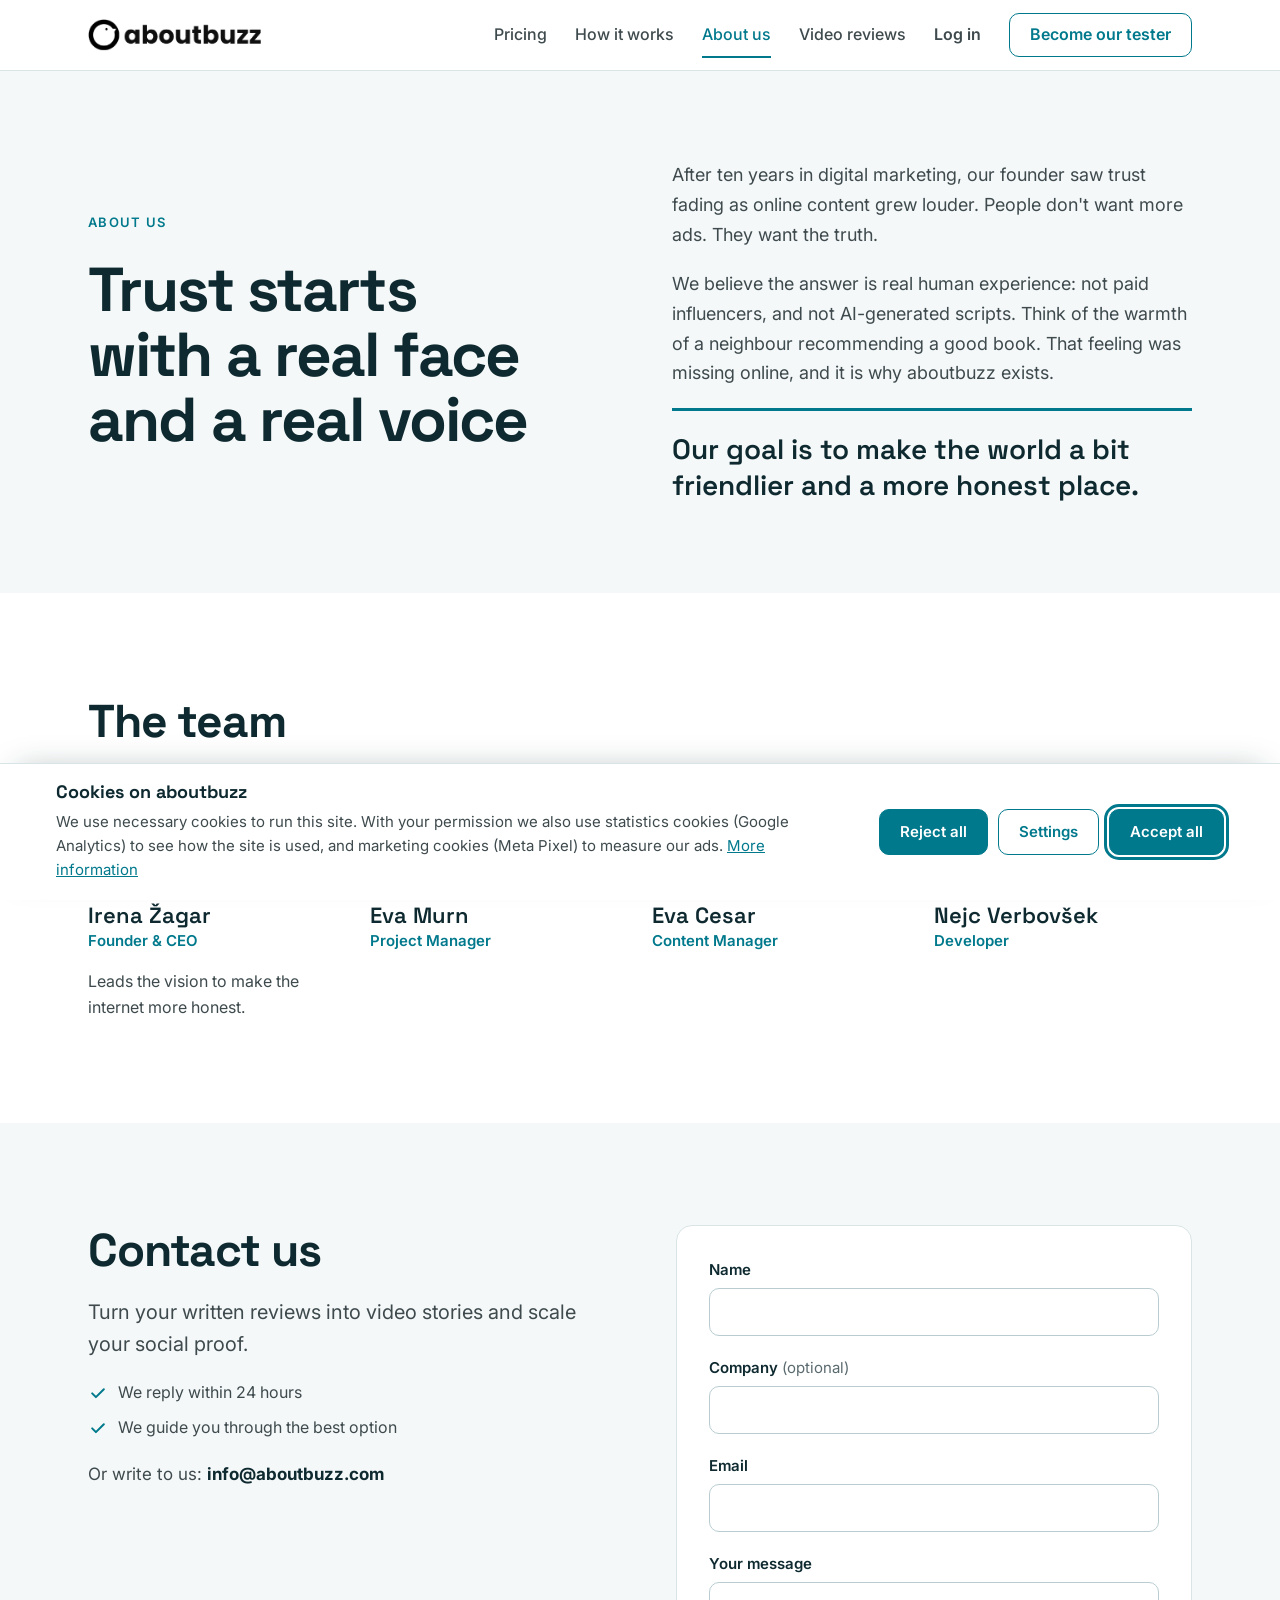
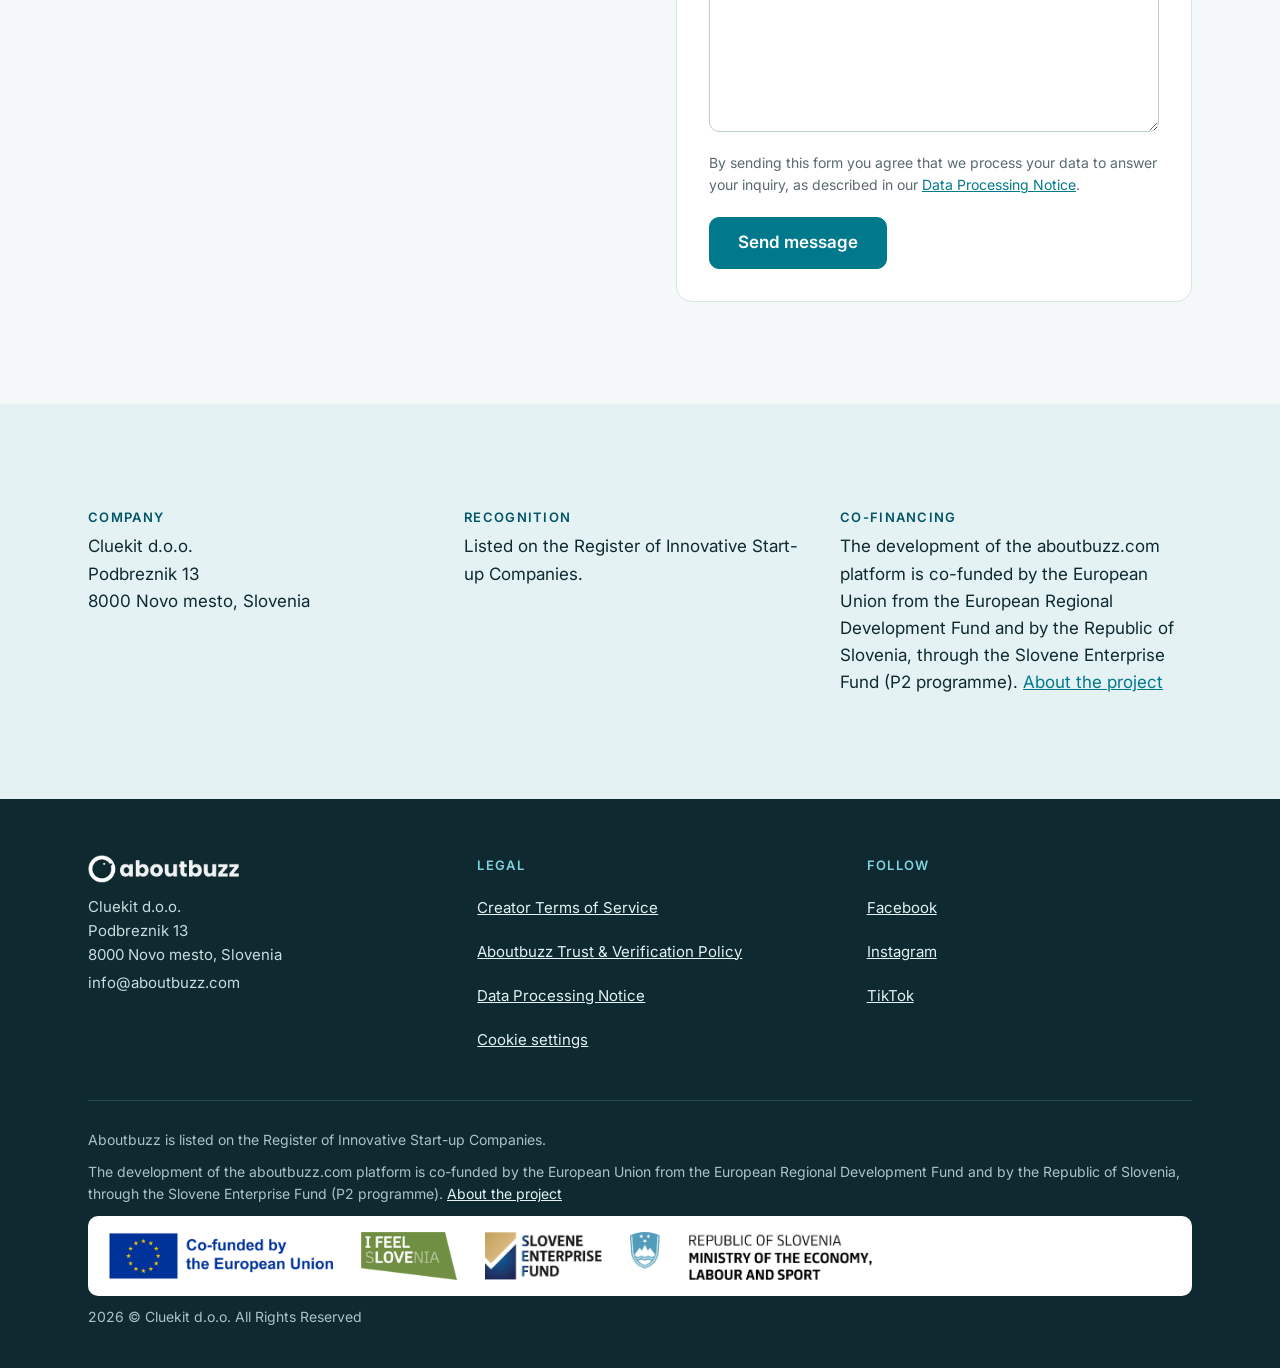
<file: about/index.html>
<!doctype html>
<html lang="en">
<head>
<meta charset="utf-8">
<meta name="viewport" content="width=device-width, initial-scale=1, viewport-fit=cover">
<meta name="claude:viewport-fit-sides" content="cover">
<title>About us — aboutbuzz</title>
<meta name="description" content="aboutbuzz is built by Cluekit d.o.o. in Novo mesto, Slovenia, to make online reviews honest again.">
<meta property="og:title" content="About us — aboutbuzz">
<meta property="og:description" content="aboutbuzz is built by Cluekit d.o.o. in Novo mesto, Slovenia, to make online reviews honest again.">
<meta property="og:type" content="website">
<meta property="og:url" content="https://aboutbuzz.com/about/">
<meta property="og:image" content="https://aboutbuzz.com/assets/img/og-image.png">
<meta property="og:image:width" content="1200">
<meta property="og:image:height" content="630">
<meta name="twitter:card" content="summary_large_image">
<link rel="canonical" href="https://aboutbuzz.com/about/">
<link rel="icon" type="image/png" href="/assets/img/favicon.png">
<link rel="apple-touch-icon" href="/assets/img/apple-touch-icon.png">
<link rel="preconnect" href="https://fonts.googleapis.com">
<link rel="preconnect" href="https://fonts.gstatic.com" crossorigin>
<link rel="stylesheet" href="https://fonts.googleapis.com/css2?family=Inter:wght@400;500;600&family=Space+Grotesk:wght@500;600;700&display=swap">
<link rel="stylesheet" href="/assets/css/style.css?v=202611271414">
</head>
<body>
<a class="skip" href="#main">Skip to content</a>
<header class="site-header">
<div class="wrap">
<a class="logo" href="/"><img src="/assets/img/logo.png" alt="aboutbuzz" width="173" height="32"></a>
<button class="nav-toggle" type="button" aria-expanded="false" aria-controls="site-nav" aria-label="Open menu"><svg width="22" height="22" viewBox="0 0 24 24" fill="none" stroke="currentColor" stroke-width="2.2" stroke-linecap="round" aria-hidden="true"><path d="M4 7h16M4 12h16M4 17h16"/></svg></button>
<nav class="nav" id="site-nav" aria-label="Main">
<a href="/pricing/">Pricing</a>
<a href="/howitworks/">How it works</a>
<a href="/about/" aria-current="page">About us</a>
<a href="/video-reviews/">Video reviews</a>
<a class="nav-login" href="https://upload.aboutbuzz.com" data-link="login">Log in</a>
<a class="nav-cta" href="https://upload.aboutbuzz.com" data-link="becomeTester">Become our tester</a>
</nav>
</div>
</header>
<main id="main">
<section class="hero">
<div class="wrap split">
<div class="stack" style="gap:24px"><div class="eyebrow">About us</div><h1>Trust starts with a real face and a real voice</h1></div>
<div class="stack" style="font-size:18px;line-height:1.65">
<p>After ten years in digital marketing, our founder saw trust fading as online content grew louder. People don't want more ads. They want the truth.</p>
<p>We believe the answer is real human experience: not paid influencers, and not AI-generated scripts. Think of the warmth of a neighbour recommending a good book. That feeling was missing online, and it is why aboutbuzz exists.</p>
<p style="font-family:var(--display);font-weight:600;font-size:clamp(22px,2.4vw,28px);line-height:1.3;color:var(--ink);border-top:3px solid var(--teal);padding-top:20px">Our goal is to make the world a bit friendlier and a more honest place.</p>
</div>
</div>
</section>

<section class="band band--white">
<div class="wrap">
<div class="section-head"><h2>The team</h2></div>
<div class="grid grid--4">
<div class="stack" style="gap:16px"><div class="avatar avatar--lead" aria-hidden="true">IŽ</div><div><h3>Irena Žagar</h3><div class="role">Founder &amp; CEO</div></div><p style="font-size:16px">Leads the vision to make the internet more honest.</p></div>
<div class="stack" style="gap:16px"><div class="avatar" aria-hidden="true">EM</div><div><h3>Eva Murn</h3><div class="role">Project Manager</div></div></div>
<div class="stack" style="gap:16px"><div class="avatar" aria-hidden="true">EC</div><div><h3>Eva Cesar</h3><div class="role">Content Manager</div></div></div>
<div class="stack" style="gap:16px"><div class="avatar" aria-hidden="true">NV</div><div><h3>Nejc Verbovšek</h3><div class="role">Developer</div></div></div>
</div>
</div>
</section>

<section class="band" id="contact">
<div class="wrap split">
<div class="stack">
<h2>Contact us</h2>
<p class="lead">Turn your written reviews into video stories and scale your social proof.</p>
<ul class="checks"><li><svg width="20" height="20" viewBox="0 0 24 24" fill="none" stroke="#01798C" stroke-width="2.4" stroke-linecap="round" stroke-linejoin="round" aria-hidden="true"><path d="M5 12.5l4.5 4.5L19 7.5"/></svg>We reply within 24 hours</li><li><svg width="20" height="20" viewBox="0 0 24 24" fill="none" stroke="#01798C" stroke-width="2.4" stroke-linecap="round" stroke-linejoin="round" aria-hidden="true"><path d="M5 12.5l4.5 4.5L19 7.5"/></svg>We guide you through the best option</li></ul>
<p>Or write to us: <strong style="color:var(--ink)">info@aboutbuzz.com</strong></p>
</div>
<form class="card" id="contact-form" novalidate style="gap:20px">
<div class="field"><label for="f-name">Name </label><input class="input" id="f-name" name="name" type="text" required autocomplete="name"></div>
<div class="field"><label for="f-company">Company <span class="opt">(optional)</span></label><input class="input" id="f-company" name="company" type="text" autocomplete="organization"></div>
<div class="field"><label for="f-email">Email </label><input class="input" id="f-email" name="email" type="email" required autocomplete="email"></div>
<div class="field"><label for="f-message">Your message </label><textarea class="input" id="f-message" name="message" rows="5" required></textarea></div>
<div class="hp" aria-hidden="true"><label for="f-website">Website</label><input id="f-website" name="website" type="text" tabindex="-1" autocomplete="off"></div>
<p class="note">By sending this form you agree that we process your data to answer your inquiry, as described in our <a href="https://aboutbuzz.com/wp-content/uploads/2026/04/Data-Processing-Notice.pdf">Data Processing Notice</a>.</p>
<div id="form-status" class="form-status" role="status" hidden></div>
<div><button class="btn btn--primary" type="submit">Send message</button></div>
</form>
</div>
</section>

<section class="band band--soft">
<div class="wrap grid grid--3">
<div class="stack" style="gap:6px"><div class="eyebrow" style="color:var(--teal-dark)">Company</div><div style="color:var(--ink)">Cluekit d.o.o.<br>Podbreznik 13<br>8000 Novo mesto, Slovenia</div></div>
<div class="stack" style="gap:6px"><div class="eyebrow" style="color:var(--teal-dark)">Recognition</div><div style="color:var(--ink)">Listed on the Register of Innovative Start-up Companies.</div></div>
<div class="stack" style="gap:6px"><div class="eyebrow" style="color:var(--teal-dark)">Co-financing</div><div style="color:var(--ink)">The development of the aboutbuzz.com platform is co-funded by the European Union from the European Regional Development Fund and by the Republic of Slovenia, through the Slovene Enterprise Fund (P2 programme). <a href="/eu-funding/">About the project</a></div></div>
</div>
</section>
</main>
<footer class="site-footer">
<div class="wrap">
<div class="foot-cols">
<div class="foot-col">
<div class="logo"><img src="/assets/img/logo-white.png" alt="aboutbuzz" width="152" height="28"></div>
<div>Cluekit d.o.o.<br>Podbreznik 13<br>8000 Novo mesto, Slovenia</div>
<div>info@aboutbuzz.com</div>
</div>
<div class="foot-col">
<div class="foot-label">Legal</div>
<a href="https://aboutbuzz.com/wp-content/uploads/2026/04/Creator-Terms-of-Service.pdf">Creator Terms of Service</a>
<a href="https://aboutbuzz.com/wp-content/uploads/2026/04/Aboutbuzz-Trust-Verification-Policy.pdf">Aboutbuzz Trust &amp; Verification Policy</a>
<a href="https://aboutbuzz.com/wp-content/uploads/2026/04/Data-Processing-Notice.pdf">Data Processing Notice</a>
<button type="button" class="linklike" data-cookie-settings>Cookie settings</button>
</div>
<div class="foot-col">
<div class="foot-label">Follow</div>
<a href="https://www.facebook.com/aboutbuzz">Facebook</a>
<a href="https://www.instagram.com/aboutbuzz_reviews">Instagram</a>
<a href="https://www.tiktok.com/@aboutbuzz_reviews">TikTok</a>
</div>
</div>
<div class="foot-legal">
<div>Aboutbuzz is listed on the Register of Innovative Start-up Companies.</div>
<div>The development of the aboutbuzz.com platform is co-funded by the European Union from the European Regional Development Fund and by the Republic of Slovenia, through the Slovene Enterprise Fund (P2 programme). <a href="/eu-funding/" style="color:var(--foot-link)">About the project</a></div>
<a class="funding-wrap" href="/eu-funding/" aria-label="About our EU co-funded project"><div class="funding">
<span class="funding-eu"><img src="/assets/img/eu-cofunded.png" alt="Co-funded by the European Union" width="562" height="120"></span>
<img src="/assets/img/ifeel-slovenia.png" alt="I feel Slovenia" width="240" height="120">
<img src="/assets/img/logo-sps.png" alt="Slovene Enterprise Fund" width="262" height="107">
<img src="/assets/img/logo-mgts.png" alt="Republic of Slovenia, Ministry of the Economy, Labour and Sport" width="533" height="106">
</div></a>
<div>2026 © Cluekit d.o.o. All Rights Reserved</div>
</div>
</div>
</footer>
<script src="/assets/js/config.js?v=202611271414"></script>
<script src="/assets/js/site.js?v=202611271414"></script>
<script src="/assets/js/consent.js?v=202611271414"></script>
</body>
</html>
</file>
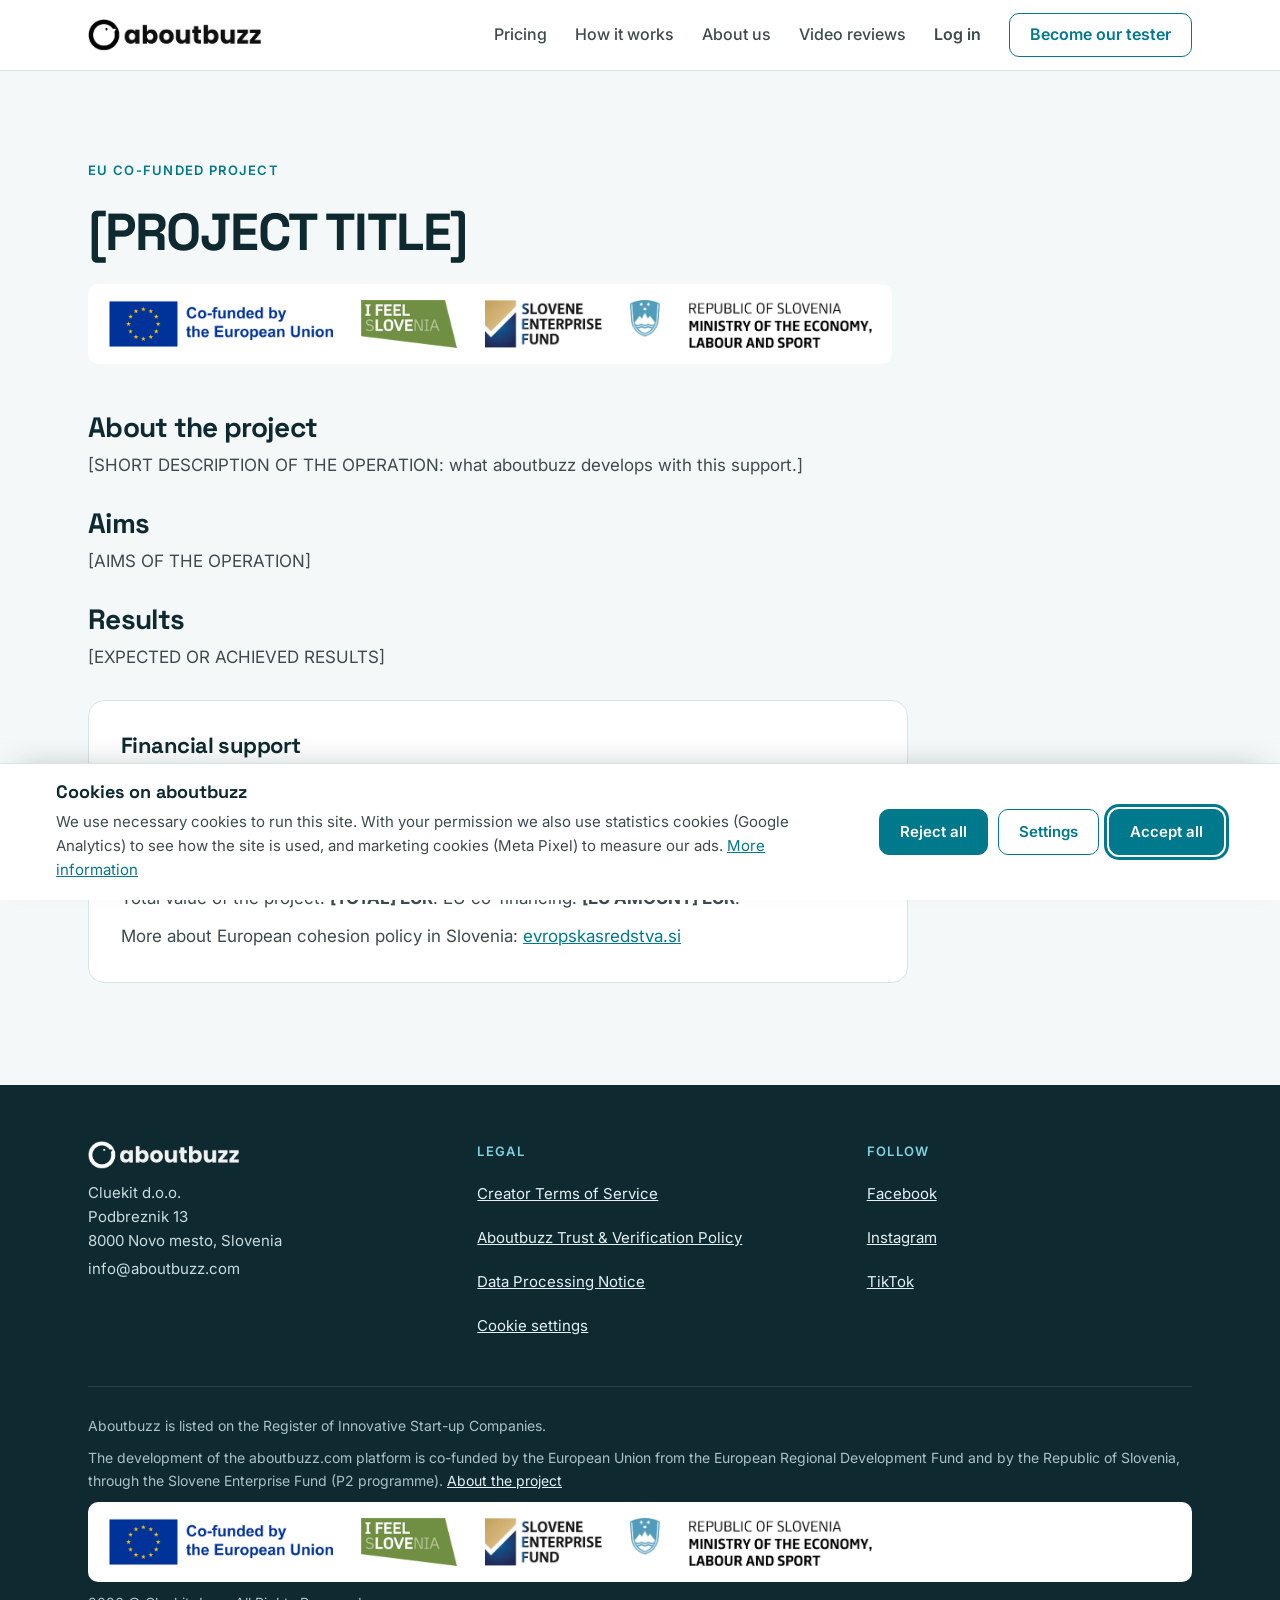
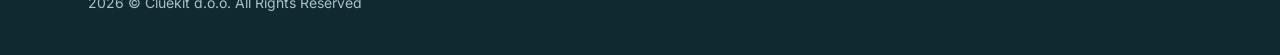
<file: eu-funding/index.html>
<!doctype html>
<html lang="en">
<head>
<meta charset="utf-8">
<meta name="viewport" content="width=device-width, initial-scale=1, viewport-fit=cover">
<meta name="claude:viewport-fit-sides" content="cover">
<title>EU co-funded project — aboutbuzz</title>
<meta name="description" content="The development of the aboutbuzz.com platform is co-funded by the European Union from the European Regional Development Fund.">
<meta property="og:title" content="EU co-funded project — aboutbuzz">
<meta property="og:description" content="The development of the aboutbuzz.com platform is co-funded by the European Union from the European Regional Development Fund.">
<meta property="og:type" content="website">
<meta property="og:url" content="https://aboutbuzz.com/eu-funding/">
<meta property="og:image" content="https://aboutbuzz.com/assets/img/og-image.png">
<meta property="og:image:width" content="1200">
<meta property="og:image:height" content="630">
<meta name="twitter:card" content="summary_large_image">
<link rel="canonical" href="https://aboutbuzz.com/eu-funding/">
<link rel="icon" type="image/png" href="/assets/img/favicon.png">
<link rel="apple-touch-icon" href="/assets/img/apple-touch-icon.png">
<link rel="preconnect" href="https://fonts.googleapis.com">
<link rel="preconnect" href="https://fonts.gstatic.com" crossorigin>
<link rel="stylesheet" href="https://fonts.googleapis.com/css2?family=Inter:wght@400;500;600&family=Space+Grotesk:wght@500;600;700&display=swap">
<link rel="stylesheet" href="/assets/css/style.css?v=202611271414">
</head>
<body>
<a class="skip" href="#main">Skip to content</a>
<header class="site-header">
<div class="wrap">
<a class="logo" href="/"><img src="/assets/img/logo.png" alt="aboutbuzz" width="173" height="32"></a>
<button class="nav-toggle" type="button" aria-expanded="false" aria-controls="site-nav" aria-label="Open menu"><svg width="22" height="22" viewBox="0 0 24 24" fill="none" stroke="currentColor" stroke-width="2.2" stroke-linecap="round" aria-hidden="true"><path d="M4 7h16M4 12h16M4 17h16"/></svg></button>
<nav class="nav" id="site-nav" aria-label="Main">
<a href="/pricing/">Pricing</a>
<a href="/howitworks/">How it works</a>
<a href="/about/">About us</a>
<a href="/video-reviews/">Video reviews</a>
<a class="nav-login" href="https://upload.aboutbuzz.com" data-link="login">Log in</a>
<a class="nav-cta" href="https://upload.aboutbuzz.com" data-link="becomeTester">Become our tester</a>
</nav>
</div>
</header>
<main id="main">
<section class="hero" style="padding-bottom:24px">
<div class="wrap"><div class="hero-copy">
<div class="eyebrow">EU co-funded project</div>
<h1 style="font-size:clamp(32px,4.2vw,52px)">[PROJECT TITLE]</h1>
<div class="funding">
<a class="funding-eu" href="https://evropskasredstva.si/"><img src="/assets/img/eu-cofunded.png" alt="Co-funded by the European Union" width="562" height="120"></a>
<img src="/assets/img/ifeel-slovenia.png" alt="I feel Slovenia" width="240" height="120">
<img src="/assets/img/logo-sps.png" alt="Slovene Enterprise Fund" width="262" height="107">
<img src="/assets/img/logo-mgts.png" alt="Republic of Slovenia, Ministry of the Economy, Labour and Sport" width="533" height="106">
</div>
</div></div>
</section>

<section class="band" style="padding-top:24px">
<div class="wrap"><div class="stack" style="max-width:820px;gap:28px">
<div class="stack" style="gap:10px"><h2 style="font-size:28px">About the project</h2><p>[SHORT DESCRIPTION OF THE OPERATION: what aboutbuzz develops with this support.]</p></div>
<div class="stack" style="gap:10px"><h2 style="font-size:28px">Aims</h2><p>[AIMS OF THE OPERATION]</p></div>
<div class="stack" style="gap:10px"><h2 style="font-size:28px">Results</h2><p>[EXPECTED OR ACHIEVED RESULTS]</p></div>
<div class="card" style="gap:10px"><h2 style="font-size:22px">Financial support</h2>
<p>The project is co-funded by the European Union from the European Regional Development Fund and by the Republic of Slovenia, within the Programme for the Implementation of the European Cohesion Policy 2021–2027, through the Slovene Enterprise Fund (P2 programme: Incentives for start-up of innovative enterprises).</p>
<p>Total value of the project: <strong>[TOTAL] EUR</strong>. EU co-financing: <strong>[EU AMOUNT] EUR</strong>.</p>
<p>More about European cohesion policy in Slovenia: <a href="https://evropskasredstva.si/">evropskasredstva.si</a></p></div>
</div></div>
</section>
</main>
<footer class="site-footer">
<div class="wrap">
<div class="foot-cols">
<div class="foot-col">
<div class="logo"><img src="/assets/img/logo-white.png" alt="aboutbuzz" width="152" height="28"></div>
<div>Cluekit d.o.o.<br>Podbreznik 13<br>8000 Novo mesto, Slovenia</div>
<div>info@aboutbuzz.com</div>
</div>
<div class="foot-col">
<div class="foot-label">Legal</div>
<a href="https://aboutbuzz.com/wp-content/uploads/2026/04/Creator-Terms-of-Service.pdf">Creator Terms of Service</a>
<a href="https://aboutbuzz.com/wp-content/uploads/2026/04/Aboutbuzz-Trust-Verification-Policy.pdf">Aboutbuzz Trust &amp; Verification Policy</a>
<a href="https://aboutbuzz.com/wp-content/uploads/2026/04/Data-Processing-Notice.pdf">Data Processing Notice</a>
<button type="button" class="linklike" data-cookie-settings>Cookie settings</button>
</div>
<div class="foot-col">
<div class="foot-label">Follow</div>
<a href="https://www.facebook.com/aboutbuzz">Facebook</a>
<a href="https://www.instagram.com/aboutbuzz_reviews">Instagram</a>
<a href="https://www.tiktok.com/@aboutbuzz_reviews">TikTok</a>
</div>
</div>
<div class="foot-legal">
<div>Aboutbuzz is listed on the Register of Innovative Start-up Companies.</div>
<div>The development of the aboutbuzz.com platform is co-funded by the European Union from the European Regional Development Fund and by the Republic of Slovenia, through the Slovene Enterprise Fund (P2 programme). <a href="/eu-funding/" style="color:var(--foot-link)">About the project</a></div>
<a class="funding-wrap" href="/eu-funding/" aria-label="About our EU co-funded project"><div class="funding">
<span class="funding-eu"><img src="/assets/img/eu-cofunded.png" alt="Co-funded by the European Union" width="562" height="120"></span>
<img src="/assets/img/ifeel-slovenia.png" alt="I feel Slovenia" width="240" height="120">
<img src="/assets/img/logo-sps.png" alt="Slovene Enterprise Fund" width="262" height="107">
<img src="/assets/img/logo-mgts.png" alt="Republic of Slovenia, Ministry of the Economy, Labour and Sport" width="533" height="106">
</div></a>
<div>2026 © Cluekit d.o.o. All Rights Reserved</div>
</div>
</div>
</footer>
<script src="/assets/js/config.js?v=202611271414"></script>
<script src="/assets/js/site.js?v=202611271414"></script>
<script src="/assets/js/consent.js?v=202611271414"></script>
</body>
</html>
</file>
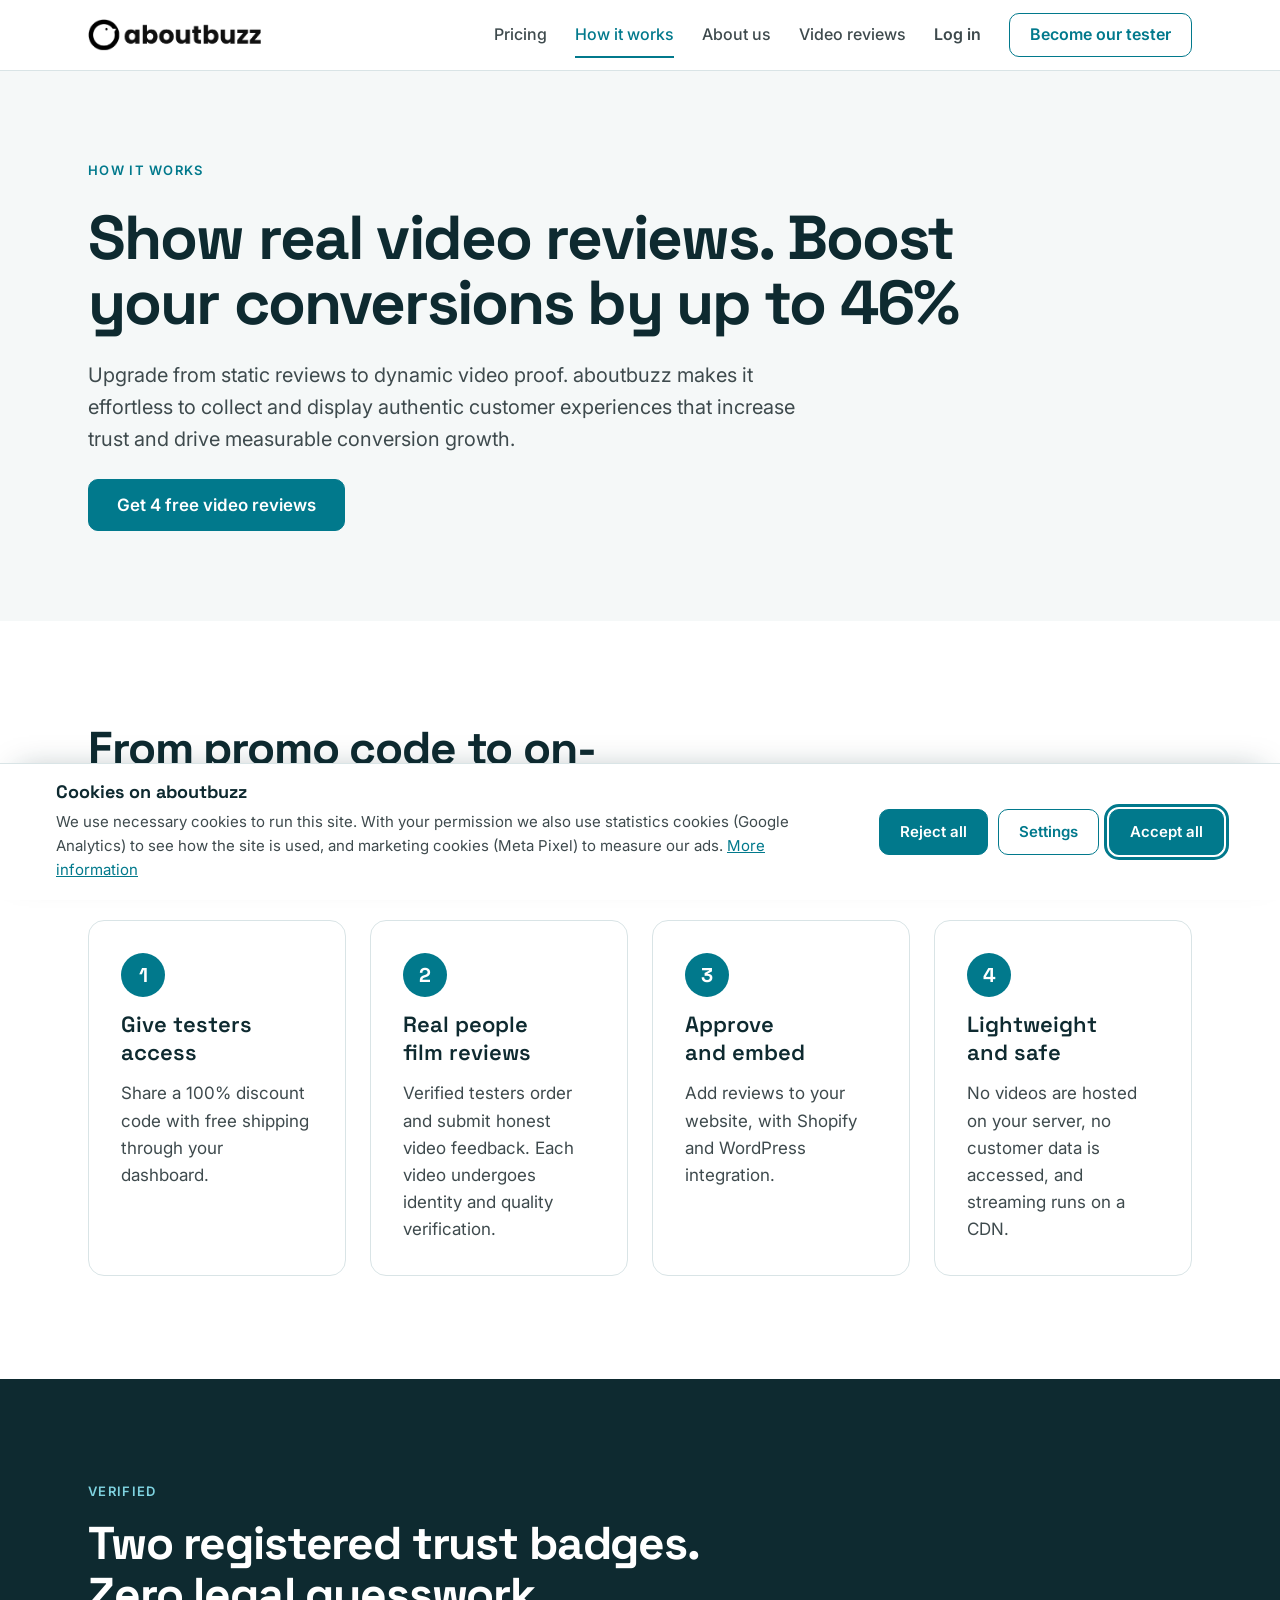
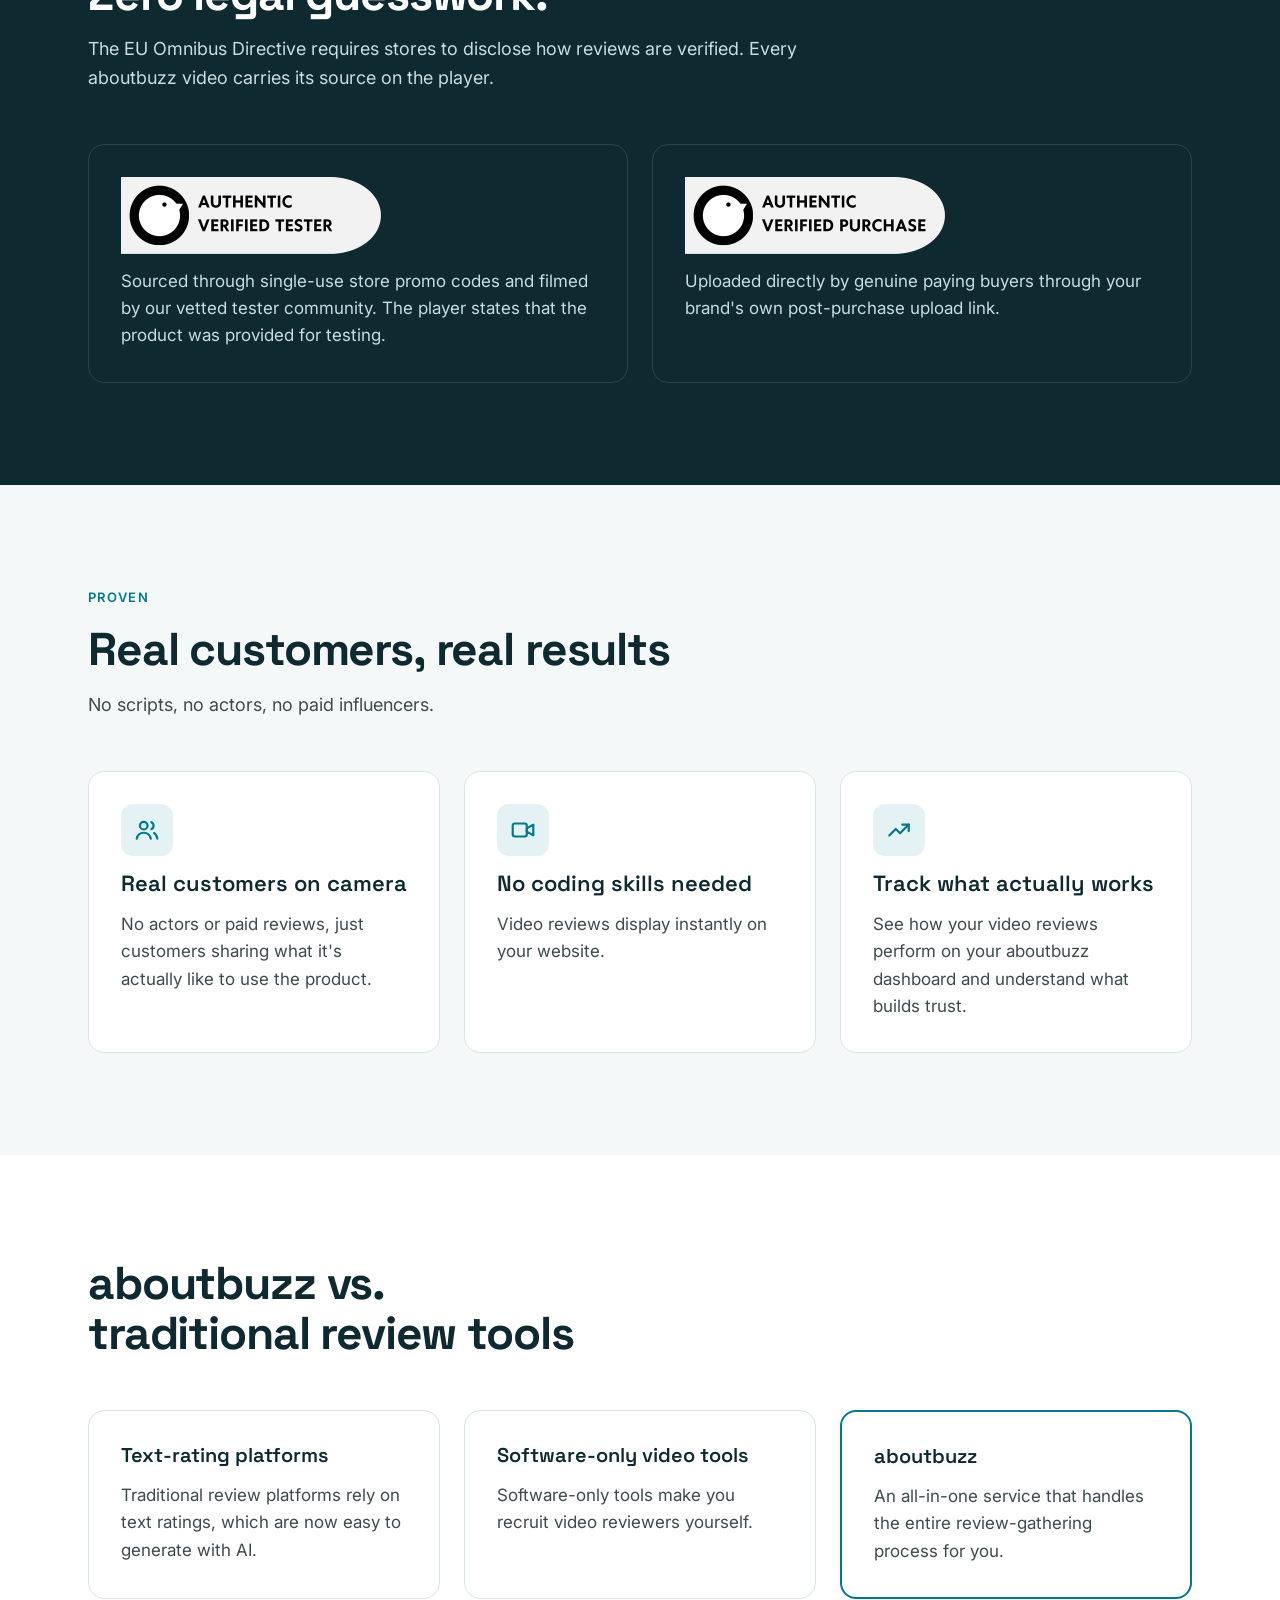
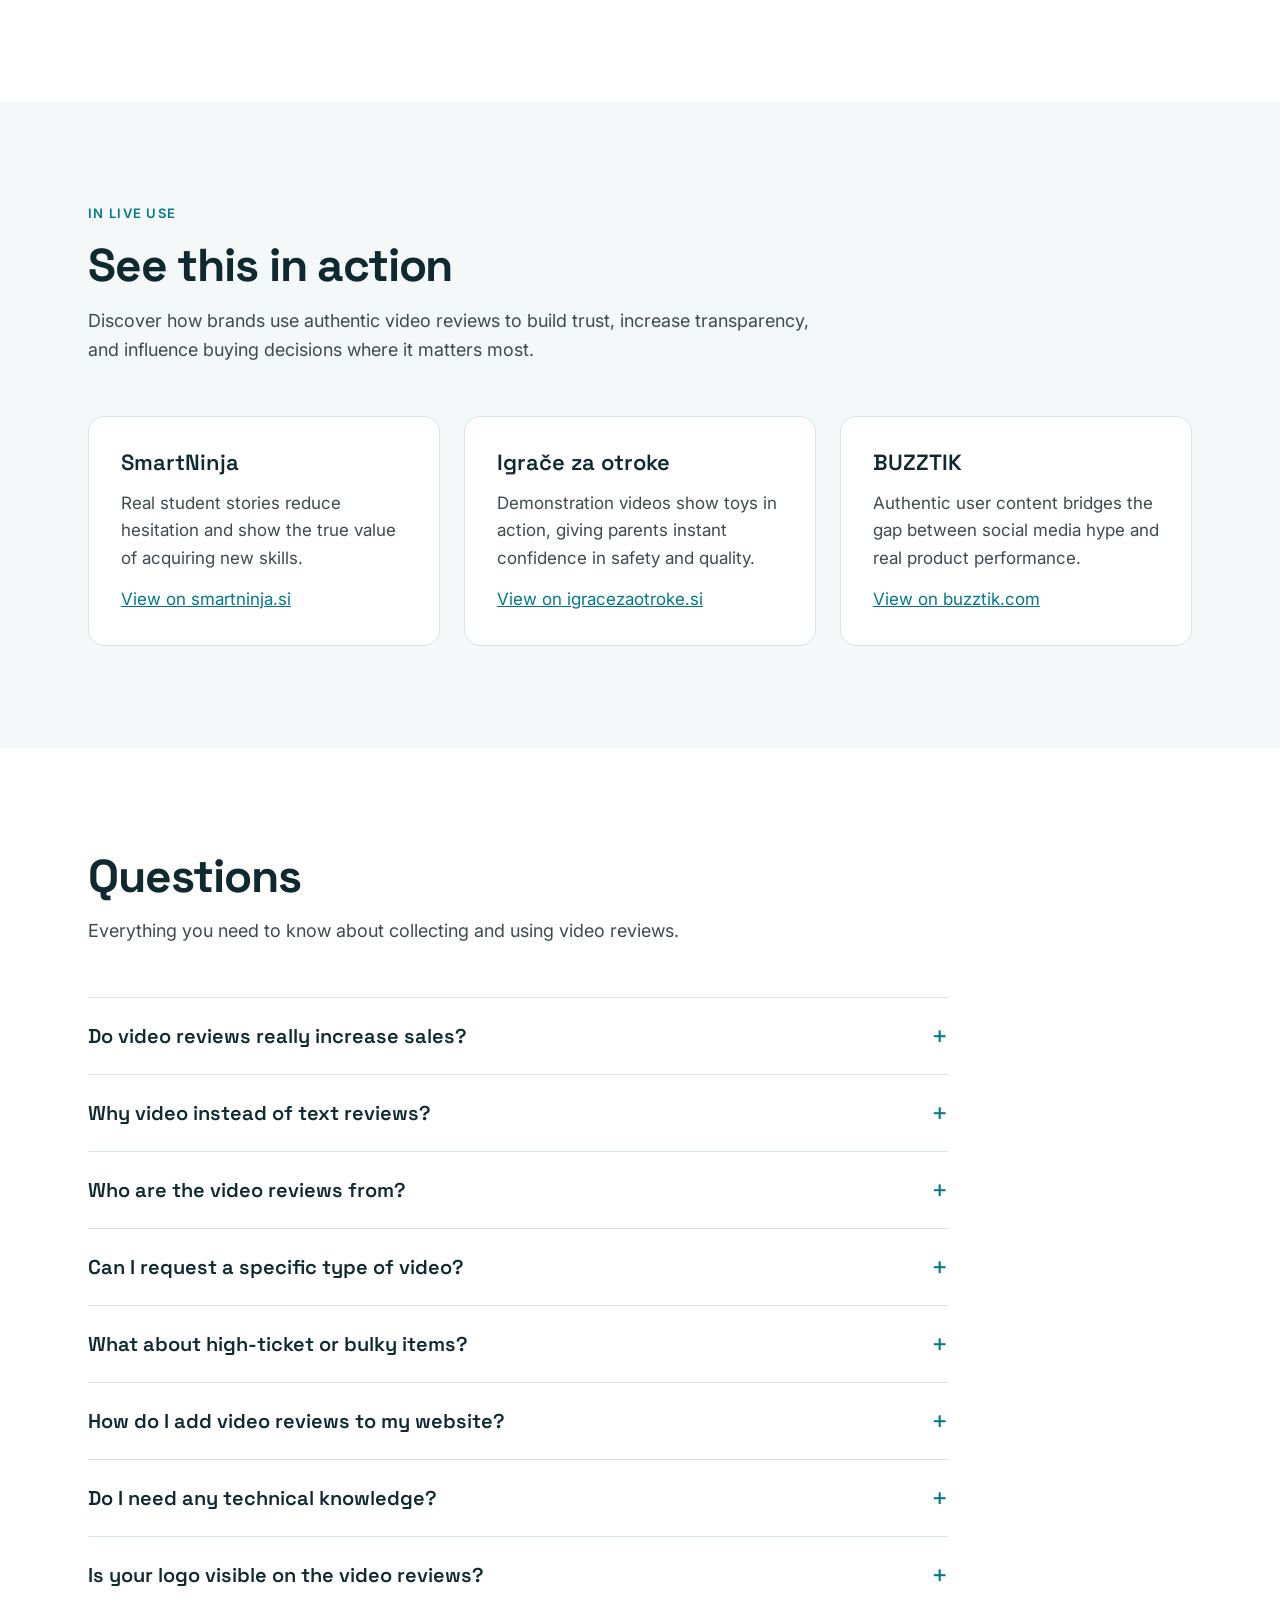
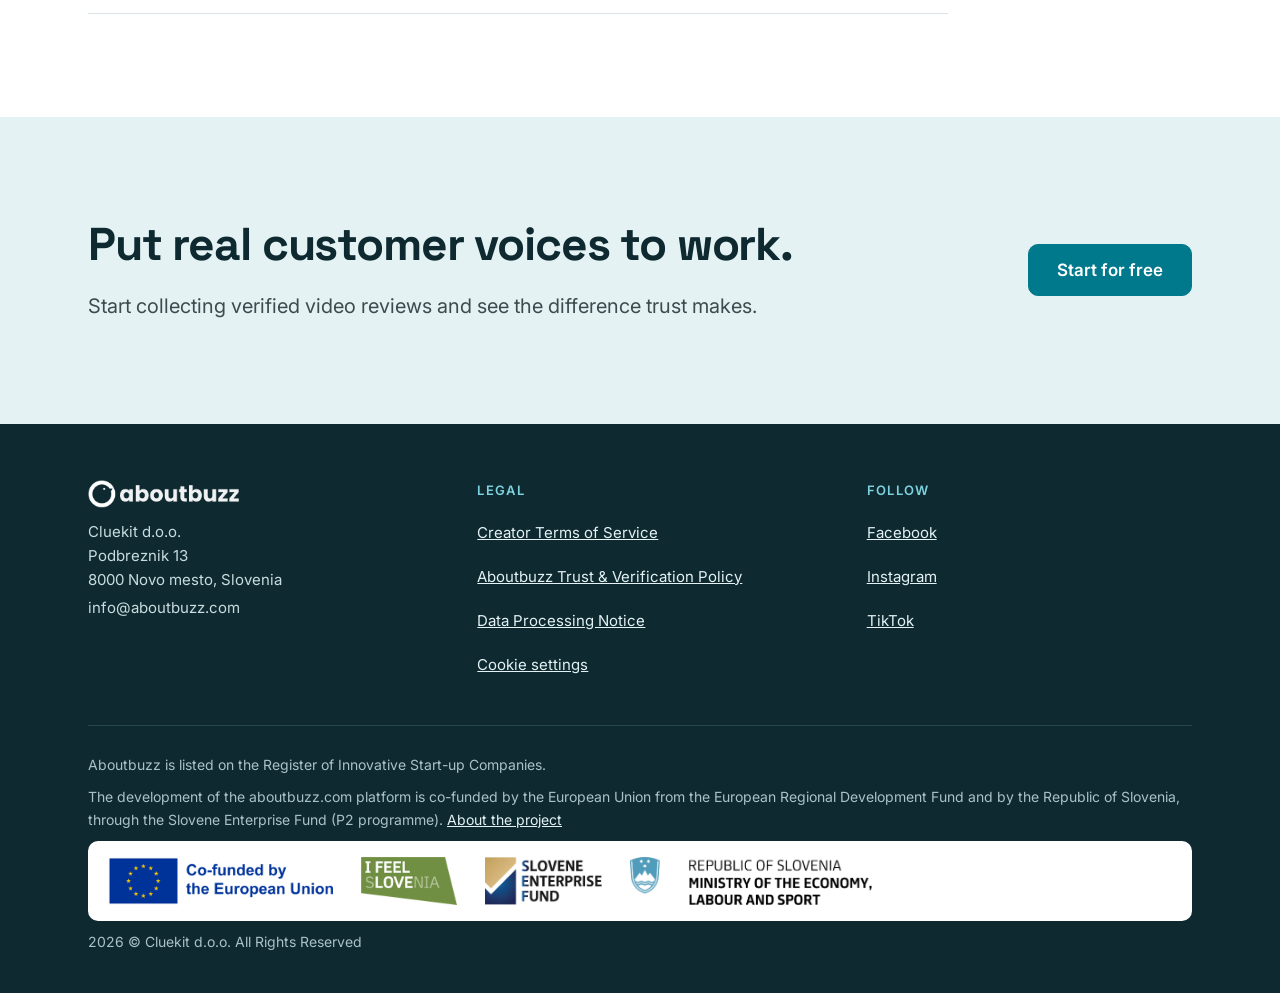
<file: howitworks/index.html>
<!doctype html>
<html lang="en">
<head>
<meta charset="utf-8">
<meta name="viewport" content="width=device-width, initial-scale=1, viewport-fit=cover">
<meta name="claude:viewport-fit-sides" content="cover">
<title>How it works — aboutbuzz</title>
<meta name="description" content="From promo code to on-site video review in 4 steps, with EU-registered Verified Tester and Verified Purchase badges.">
<meta property="og:title" content="How it works — aboutbuzz">
<meta property="og:description" content="From promo code to on-site video review in 4 steps, with EU-registered Verified Tester and Verified Purchase badges.">
<meta property="og:type" content="website">
<meta property="og:url" content="https://aboutbuzz.com/howitworks/">
<meta property="og:image" content="https://aboutbuzz.com/assets/img/og-image.png">
<meta property="og:image:width" content="1200">
<meta property="og:image:height" content="630">
<meta name="twitter:card" content="summary_large_image">
<link rel="canonical" href="https://aboutbuzz.com/howitworks/">
<link rel="icon" type="image/png" href="/assets/img/favicon.png">
<link rel="apple-touch-icon" href="/assets/img/apple-touch-icon.png">
<link rel="preconnect" href="https://fonts.googleapis.com">
<link rel="preconnect" href="https://fonts.gstatic.com" crossorigin>
<link rel="stylesheet" href="https://fonts.googleapis.com/css2?family=Inter:wght@400;500;600&family=Space+Grotesk:wght@500;600;700&display=swap">
<link rel="stylesheet" href="/assets/css/style.css?v=202611271414">
</head>
<body>
<a class="skip" href="#main">Skip to content</a>
<header class="site-header">
<div class="wrap">
<a class="logo" href="/"><img src="/assets/img/logo.png" alt="aboutbuzz" width="173" height="32"></a>
<button class="nav-toggle" type="button" aria-expanded="false" aria-controls="site-nav" aria-label="Open menu"><svg width="22" height="22" viewBox="0 0 24 24" fill="none" stroke="currentColor" stroke-width="2.2" stroke-linecap="round" aria-hidden="true"><path d="M4 7h16M4 12h16M4 17h16"/></svg></button>
<nav class="nav" id="site-nav" aria-label="Main">
<a href="/pricing/">Pricing</a>
<a href="/howitworks/" aria-current="page">How it works</a>
<a href="/about/">About us</a>
<a href="/video-reviews/">Video reviews</a>
<a class="nav-login" href="https://upload.aboutbuzz.com" data-link="login">Log in</a>
<a class="nav-cta" href="https://upload.aboutbuzz.com" data-link="becomeTester">Become our tester</a>
</nav>
</div>
</header>
<main id="main">
<section class="hero">
<div class="wrap"><div class="hero-copy">
<div class="eyebrow">How it works</div>
<h1>Show real video reviews. Boost your conversions by up to 46%</h1>
<p class="lead">Upgrade from static reviews to dynamic video proof. aboutbuzz makes it effortless to collect and display authentic customer experiences that increase trust and drive measurable conversion growth.</p>
<a class="btn btn--primary" href="https://upload.aboutbuzz.com" data-link="freeSignup">Get 4 free video reviews</a>
</div></div>
</section>

<section class="band band--white">
<div class="wrap">
<div class="section-head"><h2>From promo code to on-site video in 4 steps</h2><p>We handle tester sourcing, verification, hosting and compliance badges.</p></div>
<div class="grid grid--4">
<div class="card"><div class="step-num">1</div><h3>Give testers access</h3><p>Share a 100% discount code with free shipping through your dashboard.</p></div>
<div class="card"><div class="step-num">2</div><h3>Real people film reviews</h3><p>Verified testers order and submit honest video feedback. Each video undergoes identity and quality verification.</p></div>
<div class="card"><div class="step-num">3</div><h3>Approve and embed</h3><p>Add reviews to your website, with Shopify and WordPress integration.</p></div>
<div class="card"><div class="step-num">4</div><h3>Lightweight and safe</h3><p>No videos are hosted on your server, no customer data is accessed, and streaming runs on a CDN.</p></div>
</div>
</div>
</section>

<section class="band band--dark">
<div class="wrap">
<div class="section-head"><div class="eyebrow">Verified</div><h2>Two registered trust badges. Zero legal guesswork.</h2><p>The EU Omnibus Directive requires stores to disclose how reviews are verified. Every aboutbuzz video carries its source on the player.</p></div>
<div class="trust">
<div class="card"><img class="trust-badge" src="/assets/img/badge-verified-tester.png" alt="Authentic Verified Tester" width="260" height="77"><p>Sourced through single-use store promo codes and filmed by our vetted tester community. The player states that the product was provided for testing.</p></div>
<div class="card"><img class="trust-badge" src="/assets/img/badge-verified-purchase.png" alt="Authentic Verified Purchase" width="260" height="77"><p>Uploaded directly by genuine paying buyers through your brand's own post-purchase upload link.</p></div>
</div>
</div>
</section>

<section class="band">
<div class="wrap">
<div class="section-head"><div class="eyebrow">Proven</div><h2>Real customers, real results</h2><p>No scripts, no actors, no paid influencers.</p></div>
<div class="grid grid--3">
<div class="card"><div class="icon-tile"><svg width="26" height="26" viewBox="0 0 24 24" fill="none" stroke="#01798C" stroke-width="2" stroke-linecap="round" stroke-linejoin="round" aria-hidden="true"><circle cx="9" cy="8" r="3.5"/><path d="M2.5 20c.8-3.6 3.4-5.5 6.5-5.5s5.7 1.9 6.5 5.5"/><path d="M16 4.8a3.5 3.5 0 010 6.4M18.5 14.8c1.6.8 2.6 2.5 3 5.2"/></svg></div><h3>Real customers on camera</h3><p>No actors or paid reviews, just customers sharing what it's actually like to use the product.</p></div>
<div class="card"><div class="icon-tile"><svg width="26" height="26" viewBox="0 0 24 24" fill="none" stroke="#01798C" stroke-width="2" stroke-linecap="round" stroke-linejoin="round" aria-hidden="true"><rect x="2.5" y="6" width="13" height="12" rx="2"/><path d="M15.5 10.5l6-3.5v10l-6-3.5z"/></svg></div><h3>No coding skills needed</h3><p>Video reviews display instantly on your website.</p></div>
<div class="card"><div class="icon-tile"><svg width="26" height="26" viewBox="0 0 24 24" fill="none" stroke="#01798C" stroke-width="2" stroke-linecap="round" stroke-linejoin="round" aria-hidden="true"><path d="M3 17l6-6 4 4 8-8"/><path d="M15 7h6v6"/></svg></div><h3>Track what actually works</h3><p>See how your video reviews perform on your aboutbuzz dashboard and understand what builds trust.</p></div>
</div>
</div>
</section>

<section class="band band--white compare">
<div class="wrap">
<div class="section-head"><h2>aboutbuzz vs. traditional review tools</h2></div>
<div class="grid grid--3">
<div class="card"><h3>Text-rating platforms</h3><p>Traditional review platforms rely on text ratings, which are now easy to generate with AI.</p></div>
<div class="card"><h3>Software-only video tools</h3><p>Software-only tools make you recruit video reviewers yourself.</p></div>
<div class="card card--us"><h3>aboutbuzz</h3><p>An all-in-one service that handles the entire review-gathering process for you.</p></div>
</div>
</div>
</section>

<section class="band">
<div class="wrap">
<div class="section-head"><div class="eyebrow">In live use</div><h2>See this in action</h2><p>Discover how brands use authentic video reviews to build trust, increase transparency, and influence buying decisions where it matters most.</p></div>
<div class="grid grid--3">
<div class="card"><h3>SmartNinja</h3><p>Real student stories reduce hesitation and show the true value of acquiring new skills.</p><a href="https://smartninja.si/web-development-1/">View on smartninja.si</a></div>
<div class="card"><h3>Igrače za otroke</h3><p>Demonstration videos show toys in action, giving parents instant confidence in safety and quality.</p><a href="https://igracezaotroke.si/product/lov-na-zaklad/">View on igracezaotroke.si</a></div>
<div class="card"><h3>BUZZTIK</h3><p>Authentic user content bridges the gap between social media hype and real product performance.</p><a href="https://buzztik.com/">View on buzztik.com</a></div>
</div>
</div>
</section>

<section class="band band--white">
<div class="wrap">
<div class="section-head"><h2>Questions</h2><p>Everything you need to know about collecting and using video reviews.</p></div>
<div class="faq"><details><summary>Do video reviews really increase sales?</summary><p>Yes. We have tested video reviews with existing users, and the results and feedback were very positive. Video reviews helped increase trust, engagement, and conversions.</p></details><details><summary>Why video instead of text reviews?</summary><p>Video feels more real. People trust real faces and voices more than written reviews.</p></details><details><summary>Who are the video reviews from?</summary><p>From real customers who actually use and test your product or service. No actors, no scripts, only trustworthy video reviews.</p></details><details><summary>Can I request a specific type of video?</summary><p>Partially. Reviews are authentic and unscripted, but you can suggest what customers should focus on when testing.</p></details><details><summary>What about high-ticket or bulky items?</summary><p>You do not need to give them away. For premium products, we arrange on-location testing where verified testers visit your showroom or location to experience the product in person. <a href="/about/#contact">Get in touch</a>.</p></details><details><summary>How do I add video reviews to my website?</summary><p>With the aboutbuzz plugin for WordPress or Shopify. Setup is quick and simple.</p></details><details><summary>Do I need any technical knowledge?</summary><p>No. Setup is simple and beginner-friendly.</p></details><details><summary>Is your logo visible on the video reviews?</summary><p>Yes. All videos are delivered with the aboutbuzz logo included.</p></details></div>
</div>
</section>

<section class="band band--soft cta-band">
<div class="wrap">
<div class="stack"><h2>Put real customer voices to work.</h2><p class="lead">Start collecting verified video reviews and see the difference trust makes.</p></div>
<a class="btn btn--primary" href="/pricing/">Start for free</a>
</div>
</section>
</main>
<footer class="site-footer">
<div class="wrap">
<div class="foot-cols">
<div class="foot-col">
<div class="logo"><img src="/assets/img/logo-white.png" alt="aboutbuzz" width="152" height="28"></div>
<div>Cluekit d.o.o.<br>Podbreznik 13<br>8000 Novo mesto, Slovenia</div>
<div>info@aboutbuzz.com</div>
</div>
<div class="foot-col">
<div class="foot-label">Legal</div>
<a href="https://aboutbuzz.com/wp-content/uploads/2026/04/Creator-Terms-of-Service.pdf">Creator Terms of Service</a>
<a href="https://aboutbuzz.com/wp-content/uploads/2026/04/Aboutbuzz-Trust-Verification-Policy.pdf">Aboutbuzz Trust &amp; Verification Policy</a>
<a href="https://aboutbuzz.com/wp-content/uploads/2026/04/Data-Processing-Notice.pdf">Data Processing Notice</a>
<button type="button" class="linklike" data-cookie-settings>Cookie settings</button>
</div>
<div class="foot-col">
<div class="foot-label">Follow</div>
<a href="https://www.facebook.com/aboutbuzz">Facebook</a>
<a href="https://www.instagram.com/aboutbuzz_reviews">Instagram</a>
<a href="https://www.tiktok.com/@aboutbuzz_reviews">TikTok</a>
</div>
</div>
<div class="foot-legal">
<div>Aboutbuzz is listed on the Register of Innovative Start-up Companies.</div>
<div>The development of the aboutbuzz.com platform is co-funded by the European Union from the European Regional Development Fund and by the Republic of Slovenia, through the Slovene Enterprise Fund (P2 programme). <a href="/eu-funding/" style="color:var(--foot-link)">About the project</a></div>
<a class="funding-wrap" href="/eu-funding/" aria-label="About our EU co-funded project"><div class="funding">
<span class="funding-eu"><img src="/assets/img/eu-cofunded.png" alt="Co-funded by the European Union" width="562" height="120"></span>
<img src="/assets/img/ifeel-slovenia.png" alt="I feel Slovenia" width="240" height="120">
<img src="/assets/img/logo-sps.png" alt="Slovene Enterprise Fund" width="262" height="107">
<img src="/assets/img/logo-mgts.png" alt="Republic of Slovenia, Ministry of the Economy, Labour and Sport" width="533" height="106">
</div></a>
<div>2026 © Cluekit d.o.o. All Rights Reserved</div>
</div>
</div>
</footer>
<script src="/assets/js/config.js?v=202611271414"></script>
<script src="/assets/js/site.js?v=202611271414"></script>
<script src="/assets/js/consent.js?v=202611271414"></script>
</body>
</html>
</file>
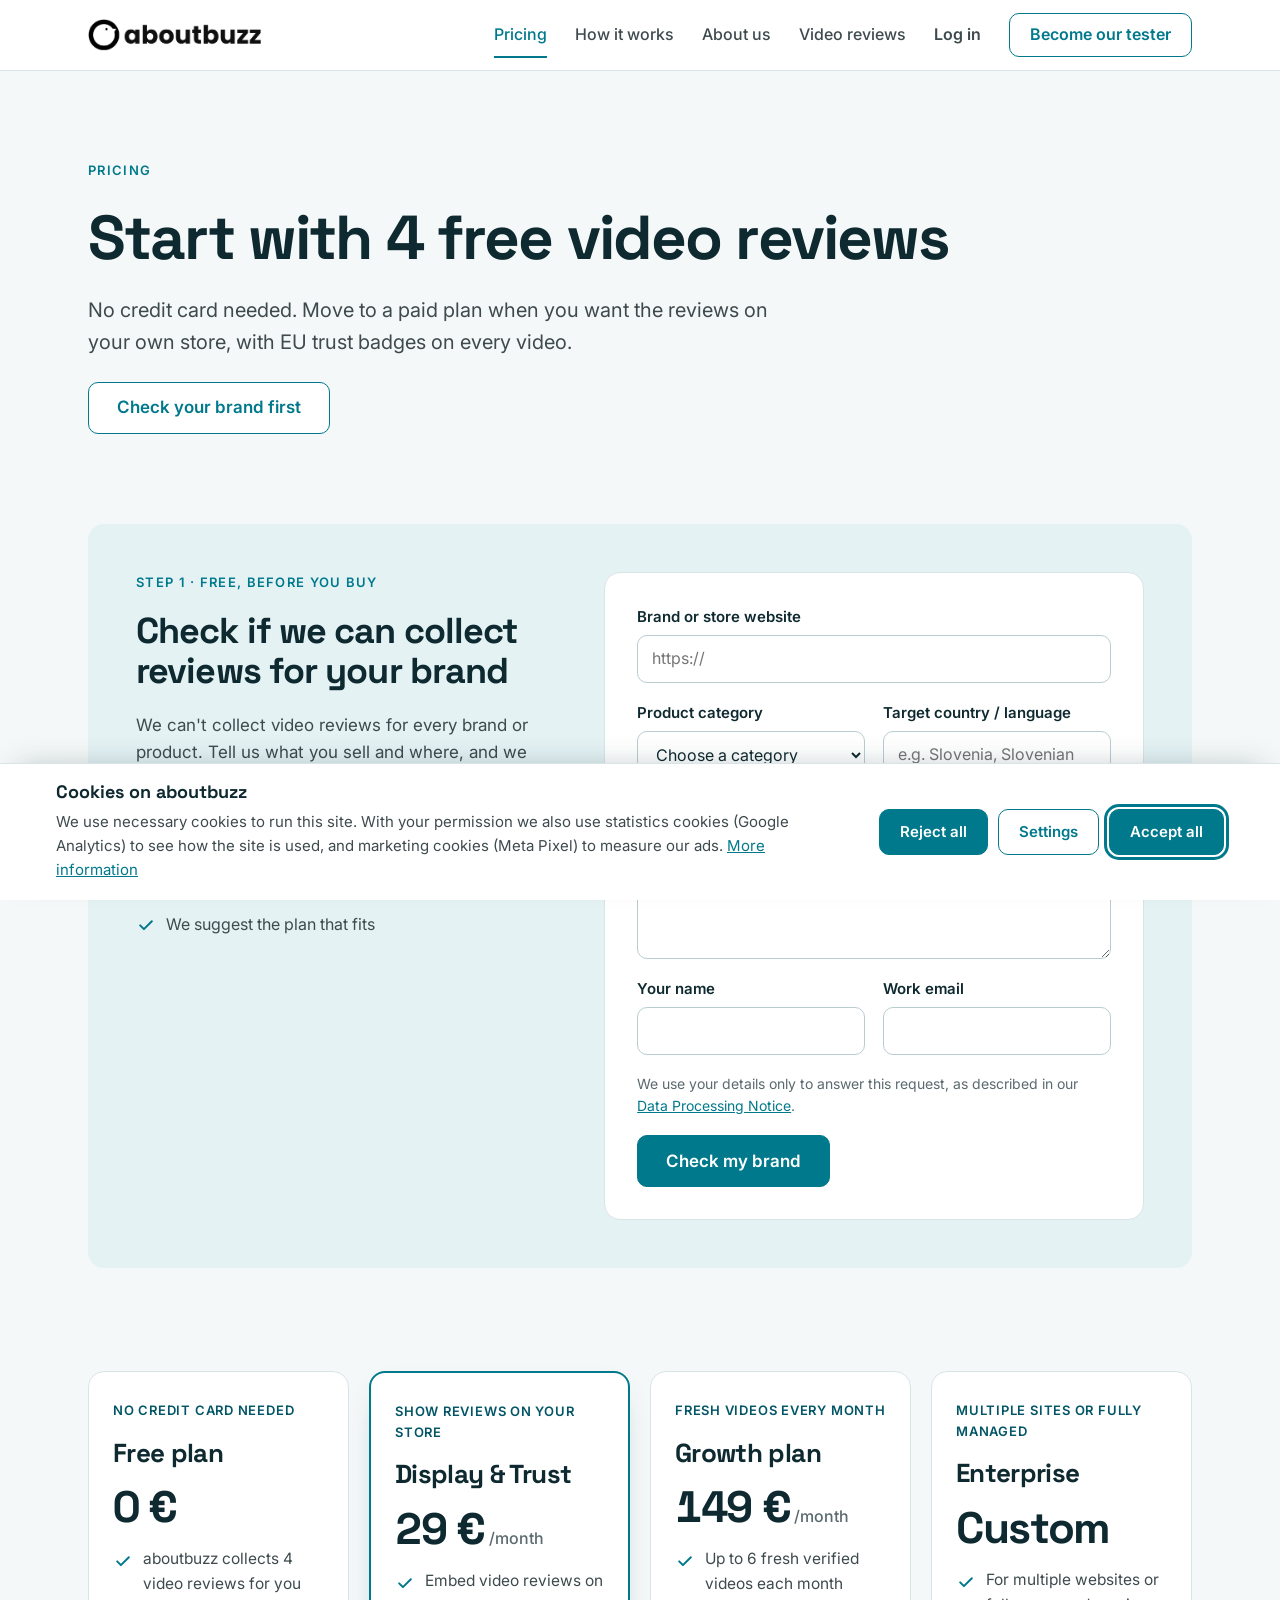
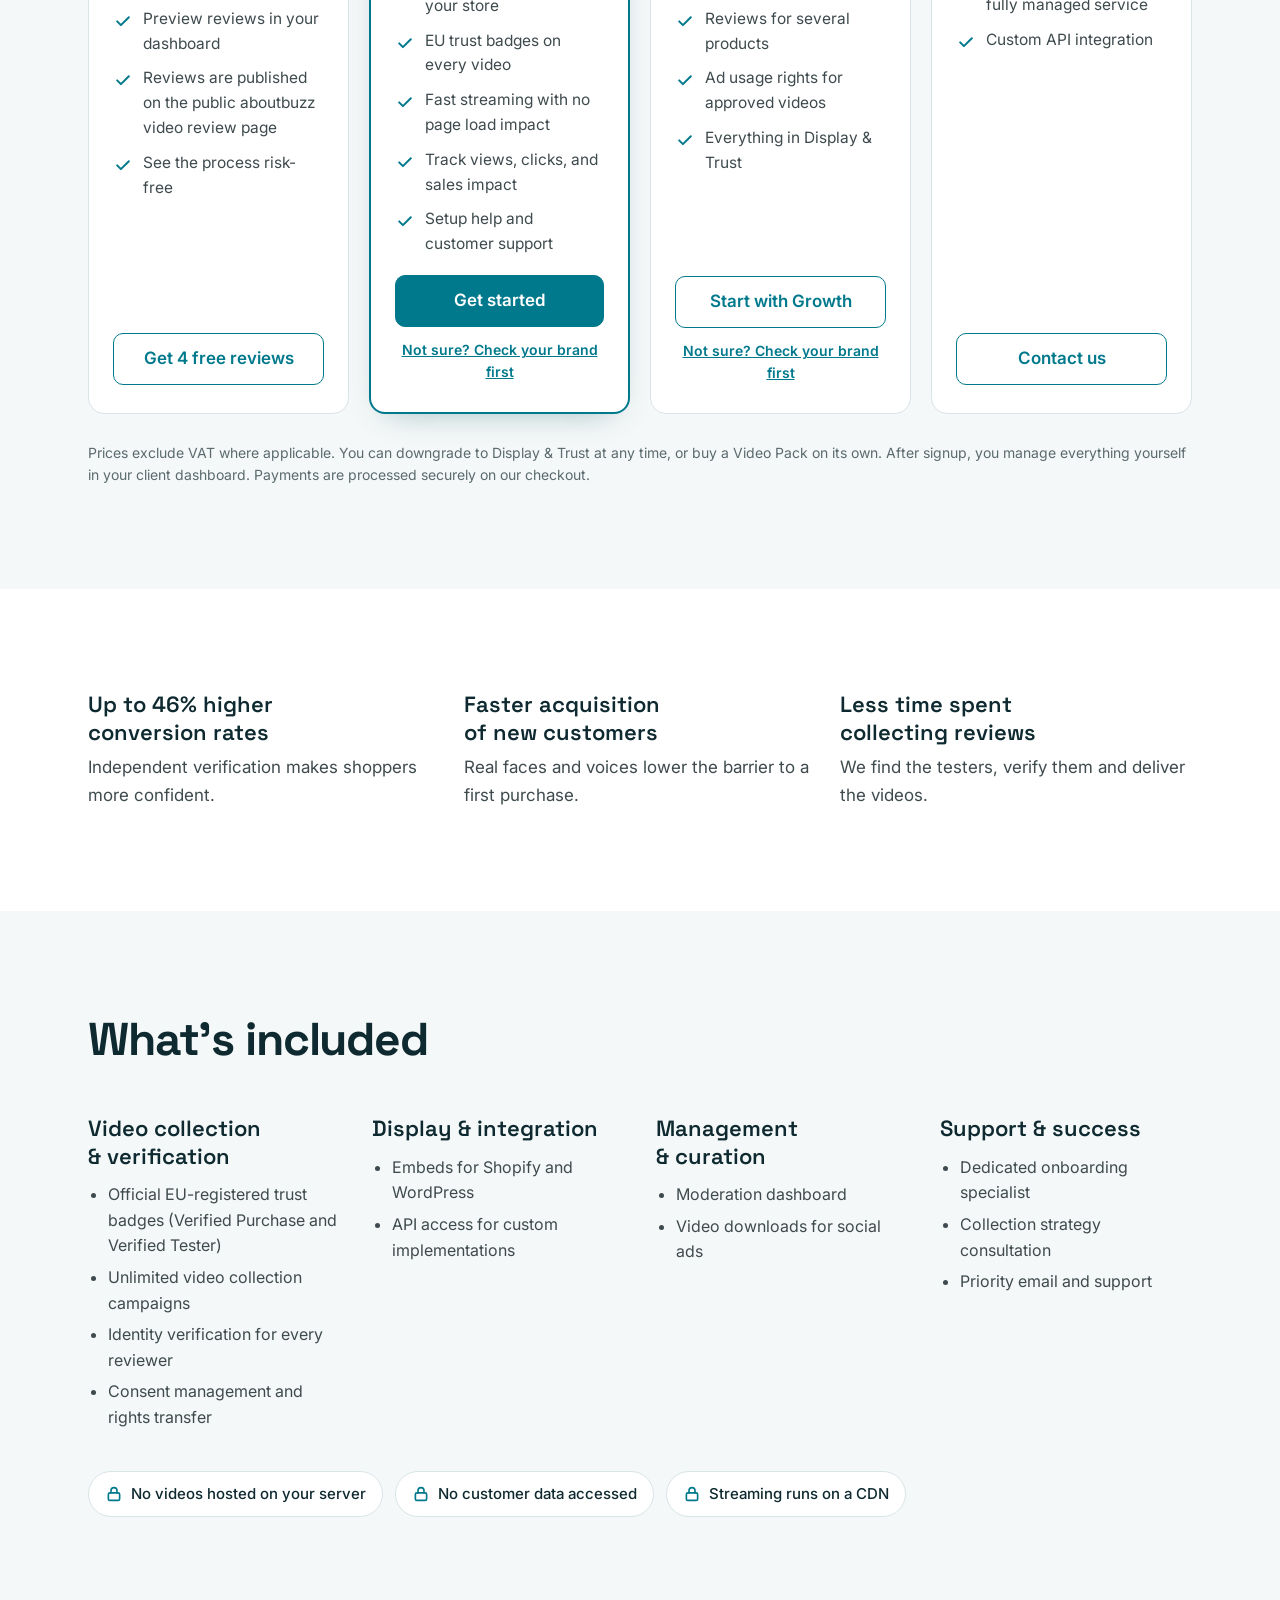
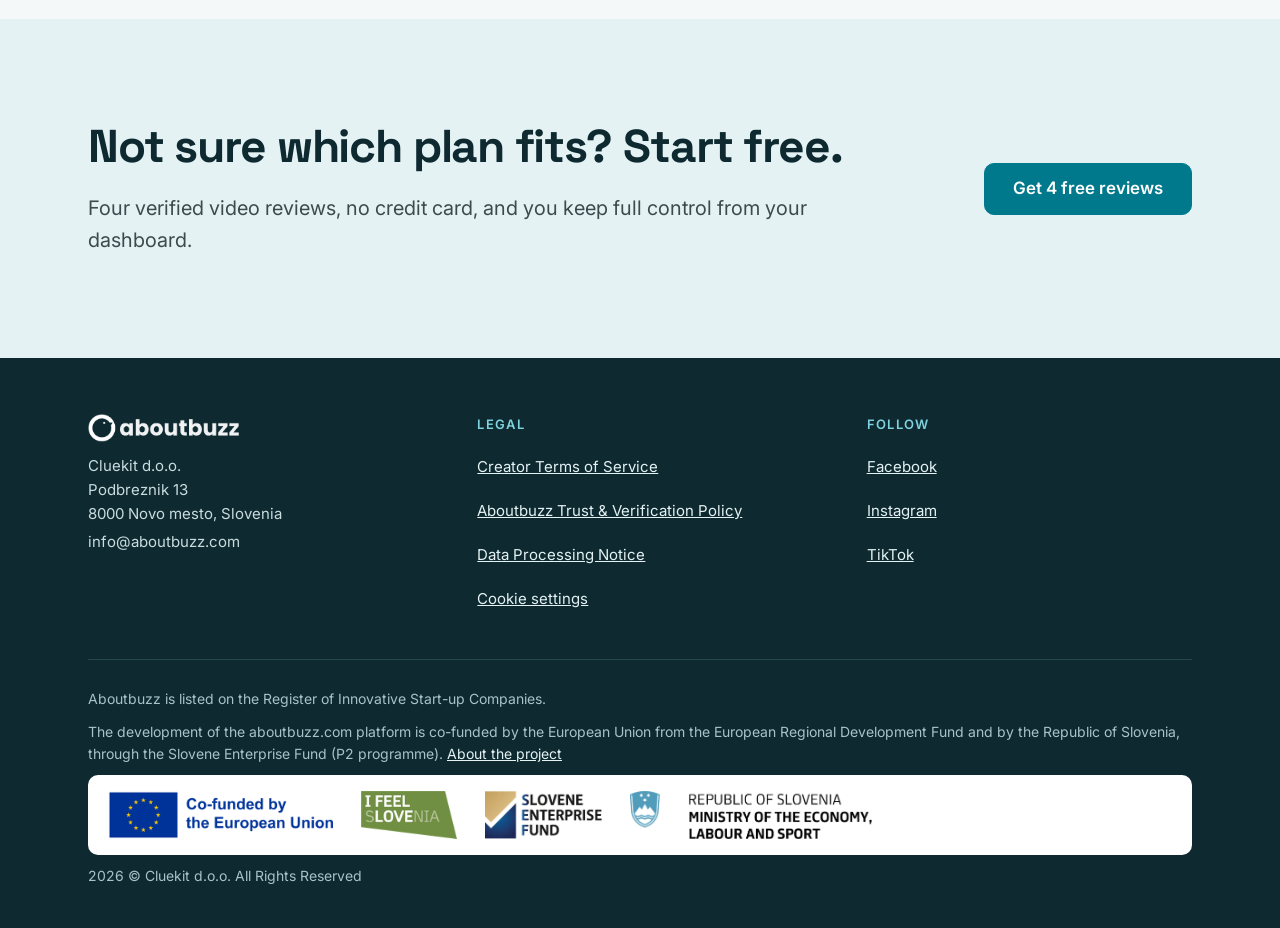
<file: pricing/index.html>
<!doctype html>
<html lang="en">
<head>
<meta charset="utf-8">
<meta name="viewport" content="width=device-width, initial-scale=1, viewport-fit=cover">
<meta name="claude:viewport-fit-sides" content="cover">
<title>Pricing — aboutbuzz</title>
<meta name="description" content="Start with 4 free verified video reviews. Display & Trust from 29 € per month, Growth from 149 € per month.">
<meta property="og:title" content="Pricing — aboutbuzz">
<meta property="og:description" content="Start with 4 free verified video reviews. Display & Trust from 29 € per month, Growth from 149 € per month.">
<meta property="og:type" content="website">
<meta property="og:url" content="https://aboutbuzz.com/pricing/">
<meta property="og:image" content="https://aboutbuzz.com/assets/img/og-image.png">
<meta property="og:image:width" content="1200">
<meta property="og:image:height" content="630">
<meta name="twitter:card" content="summary_large_image">
<link rel="canonical" href="https://aboutbuzz.com/pricing/">
<link rel="icon" type="image/png" href="/assets/img/favicon.png">
<link rel="apple-touch-icon" href="/assets/img/apple-touch-icon.png">
<link rel="preconnect" href="https://fonts.googleapis.com">
<link rel="preconnect" href="https://fonts.gstatic.com" crossorigin>
<link rel="stylesheet" href="https://fonts.googleapis.com/css2?family=Inter:wght@400;500;600&family=Space+Grotesk:wght@500;600;700&display=swap">
<link rel="stylesheet" href="/assets/css/style.css?v=202611271414">
</head>
<body>
<a class="skip" href="#main">Skip to content</a>
<header class="site-header">
<div class="wrap">
<a class="logo" href="/"><img src="/assets/img/logo.png" alt="aboutbuzz" width="173" height="32"></a>
<button class="nav-toggle" type="button" aria-expanded="false" aria-controls="site-nav" aria-label="Open menu"><svg width="22" height="22" viewBox="0 0 24 24" fill="none" stroke="currentColor" stroke-width="2.2" stroke-linecap="round" aria-hidden="true"><path d="M4 7h16M4 12h16M4 17h16"/></svg></button>
<nav class="nav" id="site-nav" aria-label="Main">
<a href="/pricing/" aria-current="page">Pricing</a>
<a href="/howitworks/">How it works</a>
<a href="/about/">About us</a>
<a href="/video-reviews/">Video reviews</a>
<a class="nav-login" href="https://upload.aboutbuzz.com" data-link="login">Log in</a>
<a class="nav-cta" href="https://upload.aboutbuzz.com" data-link="becomeTester">Become our tester</a>
</nav>
</div>
</header>
<main id="main">
<section class="hero">
<div class="wrap"><div class="hero-copy">
<div class="eyebrow">Pricing</div>
<h1>Start with 4 free video reviews</h1>
<p class="lead">No credit card needed. Move to a paid plan when you want the reviews on your own store, with EU trust badges on every video.</p>
<a class="btn btn--ghost" href="#brand-check">Check your brand first</a>
</div></div>
</section>

<section class="band" id="brand-check" style="padding-top:0">
<div class="wrap">
<div class="brand-check">
<div class="stack brand-check-intro">
<div class="eyebrow">Step 1 · Free, before you buy</div>
<h2>Check if we can collect reviews for your brand</h2>
<p>We can't collect video reviews for every brand or product. Tell us what you sell and where, and we will confirm within 24 hours whether our verified testers can review it, before you pay anything.</p>
<ul class="checks">
<li><svg width="20" height="20" viewBox="0 0 24 24" fill="none" stroke="#01798C" stroke-width="2.4" stroke-linecap="round" stroke-linejoin="round" aria-hidden="true"><path d="M5 12.5l4.5 4.5L19 7.5"/></svg>Reply within 24 hours</li>
<li><svg width="20" height="20" viewBox="0 0 24 24" fill="none" stroke="#01798C" stroke-width="2.4" stroke-linecap="round" stroke-linejoin="round" aria-hidden="true"><path d="M5 12.5l4.5 4.5L19 7.5"/></svg>No payment, no commitment</li>
<li><svg width="20" height="20" viewBox="0 0 24 24" fill="none" stroke="#01798C" stroke-width="2.4" stroke-linecap="round" stroke-linejoin="round" aria-hidden="true"><path d="M5 12.5l4.5 4.5L19 7.5"/></svg>We suggest the plan that fits</li>
</ul>
</div>
<form class="card brand-check-form" id="brand-check-form" novalidate>
<div class="field"><label for="bc-site">Brand or store website</label><input class="input" id="bc-site" name="brandsite" type="url" inputmode="url" placeholder="https://" required></div>
<div class="field-row">
<div class="field"><label for="bc-category">Product category</label><select class="input" id="bc-category" name="category" required>
<option value="">Choose a category</option>
<option>Beauty &amp; Skin Care</option><option>Health &amp; Wellness</option><option>Food &amp; Restaurants</option>
<option>Home &amp; Appliances</option><option>Children &amp; Baby Products</option><option>Fitness &amp; Sports</option>
<option>Pets</option><option>Events &amp; Experiences</option><option>Online courses &amp; services</option><option>Other</option>
</select></div>
<div class="field"><label for="bc-market">Target country / language</label><input class="input" id="bc-market" name="market" type="text" placeholder="e.g. Slovenia, Slovenian" required></div>
</div>
<div class="field"><label for="bc-notes">Product to review <span class="opt">(optional)</span></label><textarea class="input" id="bc-notes" name="notes" rows="3" placeholder="Which product, price range, anything we should know"></textarea></div>
<div class="field-row">
<div class="field"><label for="bc-name">Your name</label><input class="input" id="bc-name" name="name" type="text" autocomplete="name" required></div>
<div class="field"><label for="bc-email">Work email</label><input class="input" id="bc-email" name="email" type="email" autocomplete="email" required></div>
</div>
<div class="hp" aria-hidden="true"><label for="bc-website">Website</label><input id="bc-website" name="website" type="text" tabindex="-1" autocomplete="off"></div>
<p class="note">We use your details only to answer this request, as described in our <a href="https://aboutbuzz.com/wp-content/uploads/2026/04/Data-Processing-Notice.pdf">Data Processing Notice</a>.</p>
<div class="form-status" role="status" hidden></div>
<div><button class="btn btn--primary" type="submit">Check my brand</button></div>
</form>
</div>
</div>
</section>

<section class="band" id="plans" style="padding-top:0">
<div class="wrap stack" style="gap:28px">
<div class="plans">
<div class="plan"><div class="plan-tag">No credit card needed</div><h2 style="font-size:26px">Free plan</h2><div class="price">0 €</div><ul><li><svg width="20" height="20" viewBox="0 0 24 24" fill="none" stroke="#01798C" stroke-width="2.4" stroke-linecap="round" stroke-linejoin="round" aria-hidden="true"><path d="M5 12.5l4.5 4.5L19 7.5"/></svg><span>aboutbuzz collects 4 video reviews for you</span></li><li><svg width="20" height="20" viewBox="0 0 24 24" fill="none" stroke="#01798C" stroke-width="2.4" stroke-linecap="round" stroke-linejoin="round" aria-hidden="true"><path d="M5 12.5l4.5 4.5L19 7.5"/></svg><span>Preview reviews in your dashboard</span></li><li><svg width="20" height="20" viewBox="0 0 24 24" fill="none" stroke="#01798C" stroke-width="2.4" stroke-linecap="round" stroke-linejoin="round" aria-hidden="true"><path d="M5 12.5l4.5 4.5L19 7.5"/></svg><span>Reviews are published on the public aboutbuzz video review page</span></li><li><svg width="20" height="20" viewBox="0 0 24 24" fill="none" stroke="#01798C" stroke-width="2.4" stroke-linecap="round" stroke-linejoin="round" aria-hidden="true"><path d="M5 12.5l4.5 4.5L19 7.5"/></svg><span>See the process risk-free</span></li></ul><a class="btn btn--ghost" href="https://upload.aboutbuzz.com" data-link="freeSignup">Get 4 free reviews</a></div>
<div class="plan plan--featured"><div class="plan-tag">Show reviews on your store</div><h2 style="font-size:26px">Display &amp; Trust</h2><div class="price">29 €<small>/month</small></div><ul><li><svg width="20" height="20" viewBox="0 0 24 24" fill="none" stroke="#01798C" stroke-width="2.4" stroke-linecap="round" stroke-linejoin="round" aria-hidden="true"><path d="M5 12.5l4.5 4.5L19 7.5"/></svg><span>Embed video reviews on your store</span></li><li><svg width="20" height="20" viewBox="0 0 24 24" fill="none" stroke="#01798C" stroke-width="2.4" stroke-linecap="round" stroke-linejoin="round" aria-hidden="true"><path d="M5 12.5l4.5 4.5L19 7.5"/></svg><span>EU trust badges on every video</span></li><li><svg width="20" height="20" viewBox="0 0 24 24" fill="none" stroke="#01798C" stroke-width="2.4" stroke-linecap="round" stroke-linejoin="round" aria-hidden="true"><path d="M5 12.5l4.5 4.5L19 7.5"/></svg><span>Fast streaming with no page load impact</span></li><li><svg width="20" height="20" viewBox="0 0 24 24" fill="none" stroke="#01798C" stroke-width="2.4" stroke-linecap="round" stroke-linejoin="round" aria-hidden="true"><path d="M5 12.5l4.5 4.5L19 7.5"/></svg><span>Track views, clicks, and sales impact</span></li><li><svg width="20" height="20" viewBox="0 0 24 24" fill="none" stroke="#01798C" stroke-width="2.4" stroke-linecap="round" stroke-linejoin="round" aria-hidden="true"><path d="M5 12.5l4.5 4.5L19 7.5"/></svg><span>Setup help and customer support</span></li></ul><a class="btn btn--primary" href="https://upload.aboutbuzz.com" data-link="planDisplay">Get started</a><a class="plan-check" href="#brand-check">Not sure? Check your brand first</a></div>
<div class="plan"><div class="plan-tag">Fresh videos every month</div><h2 style="font-size:26px">Growth plan</h2><div class="price">149 €<small>/month</small></div><ul><li><svg width="20" height="20" viewBox="0 0 24 24" fill="none" stroke="#01798C" stroke-width="2.4" stroke-linecap="round" stroke-linejoin="round" aria-hidden="true"><path d="M5 12.5l4.5 4.5L19 7.5"/></svg><span>Up to 6 fresh verified videos each month</span></li><li><svg width="20" height="20" viewBox="0 0 24 24" fill="none" stroke="#01798C" stroke-width="2.4" stroke-linecap="round" stroke-linejoin="round" aria-hidden="true"><path d="M5 12.5l4.5 4.5L19 7.5"/></svg><span>Reviews for several products</span></li><li><svg width="20" height="20" viewBox="0 0 24 24" fill="none" stroke="#01798C" stroke-width="2.4" stroke-linecap="round" stroke-linejoin="round" aria-hidden="true"><path d="M5 12.5l4.5 4.5L19 7.5"/></svg><span>Ad usage rights for approved videos</span></li><li><svg width="20" height="20" viewBox="0 0 24 24" fill="none" stroke="#01798C" stroke-width="2.4" stroke-linecap="round" stroke-linejoin="round" aria-hidden="true"><path d="M5 12.5l4.5 4.5L19 7.5"/></svg><span>Everything in Display &amp; Trust</span></li></ul><a class="btn btn--ghost" href="https://upload.aboutbuzz.com" data-link="planGrowth">Start with Growth</a><a class="plan-check" href="#brand-check">Not sure? Check your brand first</a></div>
<div class="plan"><div class="plan-tag">Multiple sites or fully managed</div><h2 style="font-size:26px">Enterprise</h2><div class="price">Custom</div><ul><li><svg width="20" height="20" viewBox="0 0 24 24" fill="none" stroke="#01798C" stroke-width="2.4" stroke-linecap="round" stroke-linejoin="round" aria-hidden="true"><path d="M5 12.5l4.5 4.5L19 7.5"/></svg><span>For multiple websites or fully managed service</span></li><li><svg width="20" height="20" viewBox="0 0 24 24" fill="none" stroke="#01798C" stroke-width="2.4" stroke-linecap="round" stroke-linejoin="round" aria-hidden="true"><path d="M5 12.5l4.5 4.5L19 7.5"/></svg><span>Custom API integration</span></li></ul><a class="btn btn--ghost" href="/about/#contact">Contact us</a></div>
</div>
<p class="note">Prices exclude VAT where applicable. You can downgrade to Display &amp; Trust at any time, or buy a Video Pack on its own. After signup, you manage everything yourself in your client dashboard. Payments are processed securely on our checkout.</p>
</div>
</section>

<section class="band band--white">
<div class="wrap grid grid--3">
<div class="stack" style="gap:8px"><h3>Up to 46% higher conversion rates</h3><p>Independent verification makes shoppers more confident.</p></div>
<div class="stack" style="gap:8px"><h3>Faster acquisition of new customers</h3><p>Real faces and voices lower the barrier to a first purchase.</p></div>
<div class="stack" style="gap:8px"><h3>Less time spent collecting reviews</h3><p>We find the testers, verify them and deliver the videos.</p></div>
</div>
</section>

<section class="band">
<div class="wrap">
<div class="section-head"><h2>What's included</h2></div>
<div class="included">
<div><h3>Video collection &amp; verification</h3><ul><li>Official EU-registered trust badges (Verified Purchase and Verified Tester)</li><li>Unlimited video collection campaigns</li><li>Identity verification for every reviewer</li><li>Consent management and rights transfer</li></ul></div>
<div><h3>Display &amp; integration</h3><ul><li>Embeds for Shopify and WordPress</li><li>API access for custom implementations</li></ul></div>
<div><h3>Management &amp; curation</h3><ul><li>Moderation dashboard</li><li>Video downloads for social ads</li></ul></div>
<div><h3>Support &amp; success</h3><ul><li>Dedicated onboarding specialist</li><li>Collection strategy consultation</li><li>Priority email and support</li></ul></div>
</div>
<div class="chips" style="margin-top:40px">
<span class="chip-static"><svg width="18" height="18" viewBox="0 0 24 24" fill="none" stroke="#01798C" stroke-width="2.2" stroke-linecap="round" stroke-linejoin="round" aria-hidden="true"><rect x="4.5" y="10.5" width="15" height="10" rx="2"/><path d="M8 10.5V7.5a4 4 0 018 0v3"/></svg>No videos hosted on your server</span>
<span class="chip-static"><svg width="18" height="18" viewBox="0 0 24 24" fill="none" stroke="#01798C" stroke-width="2.2" stroke-linecap="round" stroke-linejoin="round" aria-hidden="true"><rect x="4.5" y="10.5" width="15" height="10" rx="2"/><path d="M8 10.5V7.5a4 4 0 018 0v3"/></svg>No customer data accessed</span>
<span class="chip-static"><svg width="18" height="18" viewBox="0 0 24 24" fill="none" stroke="#01798C" stroke-width="2.2" stroke-linecap="round" stroke-linejoin="round" aria-hidden="true"><rect x="4.5" y="10.5" width="15" height="10" rx="2"/><path d="M8 10.5V7.5a4 4 0 018 0v3"/></svg>Streaming runs on a CDN</span>
</div>
</div>
</section>

<section class="band band--soft cta-band">
<div class="wrap">
<div class="stack"><h2>Not sure which plan fits? Start free.</h2><p class="lead">Four verified video reviews, no credit card, and you keep full control from your dashboard.</p></div>
<a class="btn btn--primary" href="https://upload.aboutbuzz.com" data-link="freeSignup">Get 4 free reviews</a>
</div>
</section>
</main>
<footer class="site-footer">
<div class="wrap">
<div class="foot-cols">
<div class="foot-col">
<div class="logo"><img src="/assets/img/logo-white.png" alt="aboutbuzz" width="152" height="28"></div>
<div>Cluekit d.o.o.<br>Podbreznik 13<br>8000 Novo mesto, Slovenia</div>
<div>info@aboutbuzz.com</div>
</div>
<div class="foot-col">
<div class="foot-label">Legal</div>
<a href="https://aboutbuzz.com/wp-content/uploads/2026/04/Creator-Terms-of-Service.pdf">Creator Terms of Service</a>
<a href="https://aboutbuzz.com/wp-content/uploads/2026/04/Aboutbuzz-Trust-Verification-Policy.pdf">Aboutbuzz Trust &amp; Verification Policy</a>
<a href="https://aboutbuzz.com/wp-content/uploads/2026/04/Data-Processing-Notice.pdf">Data Processing Notice</a>
<button type="button" class="linklike" data-cookie-settings>Cookie settings</button>
</div>
<div class="foot-col">
<div class="foot-label">Follow</div>
<a href="https://www.facebook.com/aboutbuzz">Facebook</a>
<a href="https://www.instagram.com/aboutbuzz_reviews">Instagram</a>
<a href="https://www.tiktok.com/@aboutbuzz_reviews">TikTok</a>
</div>
</div>
<div class="foot-legal">
<div>Aboutbuzz is listed on the Register of Innovative Start-up Companies.</div>
<div>The development of the aboutbuzz.com platform is co-funded by the European Union from the European Regional Development Fund and by the Republic of Slovenia, through the Slovene Enterprise Fund (P2 programme). <a href="/eu-funding/" style="color:var(--foot-link)">About the project</a></div>
<a class="funding-wrap" href="/eu-funding/" aria-label="About our EU co-funded project"><div class="funding">
<span class="funding-eu"><img src="/assets/img/eu-cofunded.png" alt="Co-funded by the European Union" width="562" height="120"></span>
<img src="/assets/img/ifeel-slovenia.png" alt="I feel Slovenia" width="240" height="120">
<img src="/assets/img/logo-sps.png" alt="Slovene Enterprise Fund" width="262" height="107">
<img src="/assets/img/logo-mgts.png" alt="Republic of Slovenia, Ministry of the Economy, Labour and Sport" width="533" height="106">
</div></a>
<div>2026 © Cluekit d.o.o. All Rights Reserved</div>
</div>
</div>
</footer>
<script src="/assets/js/config.js?v=202611271414"></script>
<script src="/assets/js/site.js?v=202611271414"></script>
<script src="/assets/js/consent.js?v=202611271414"></script>
</body>
</html>
</file>
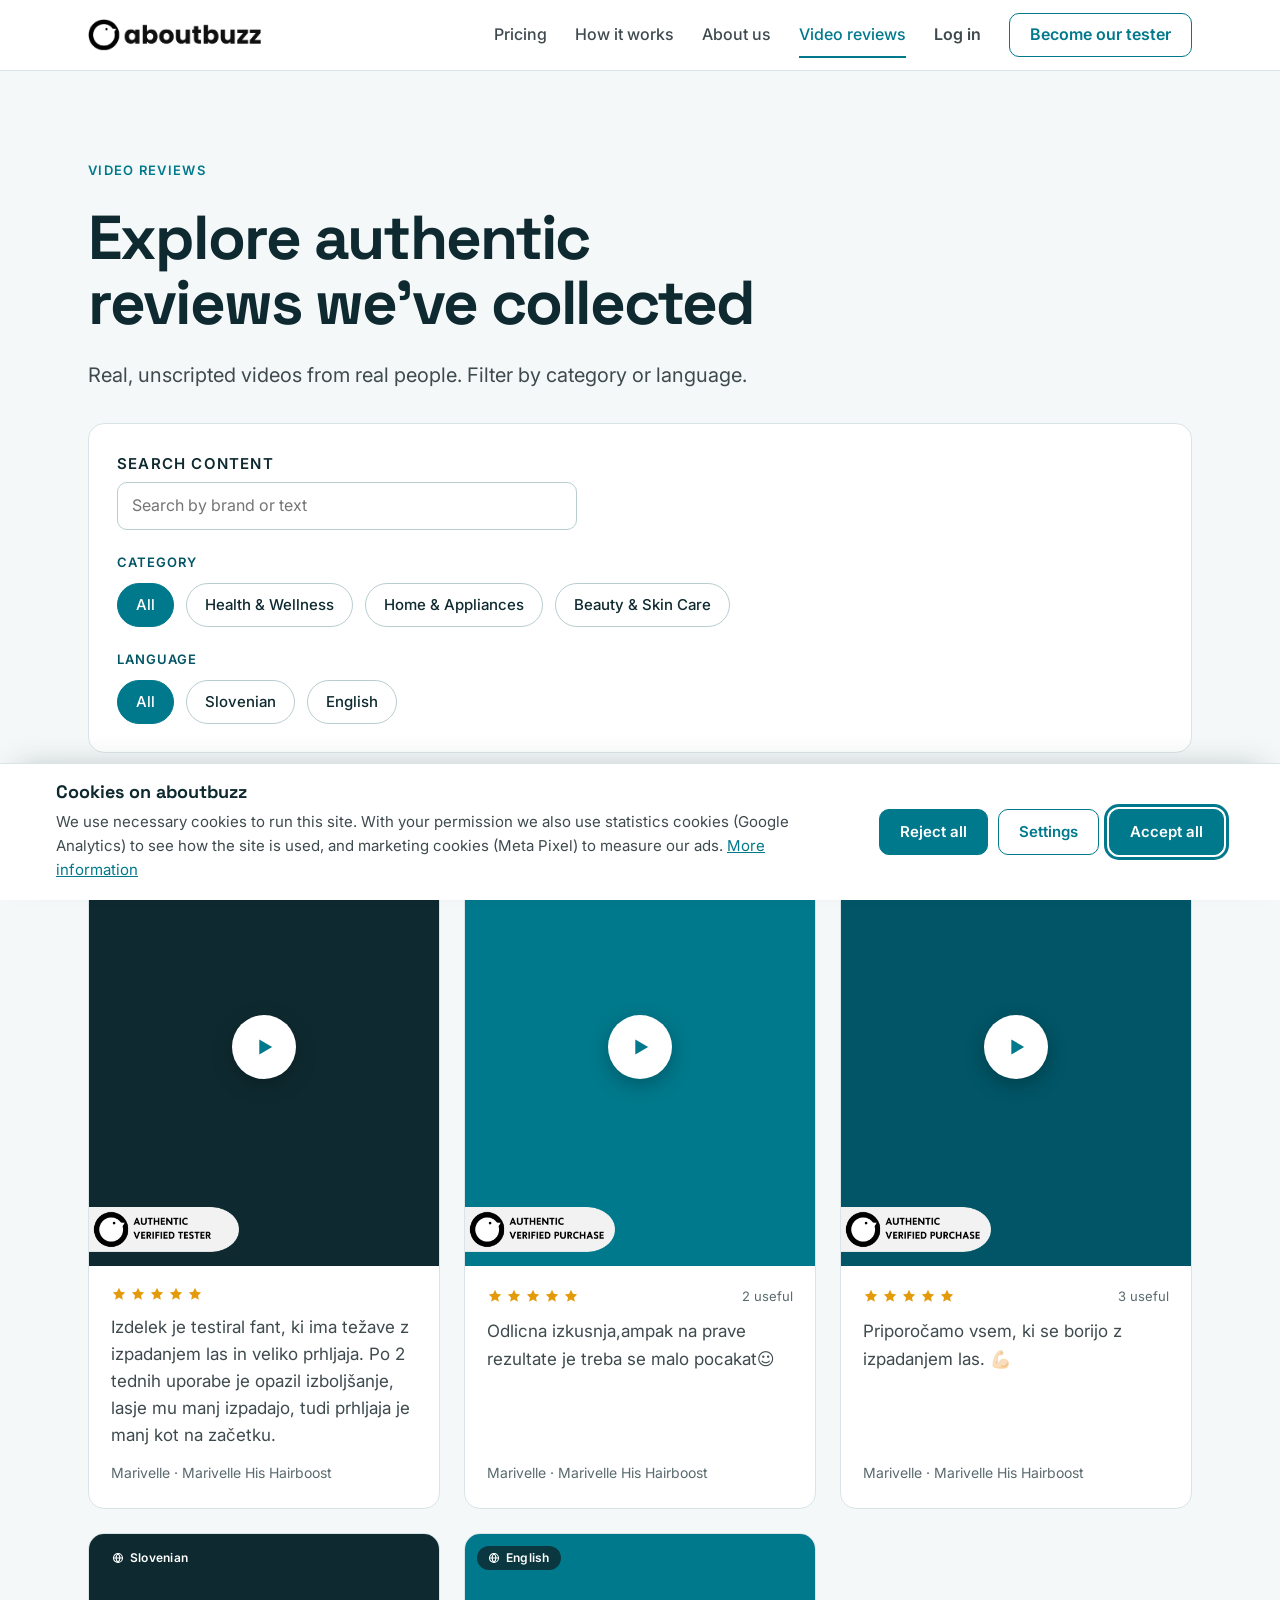
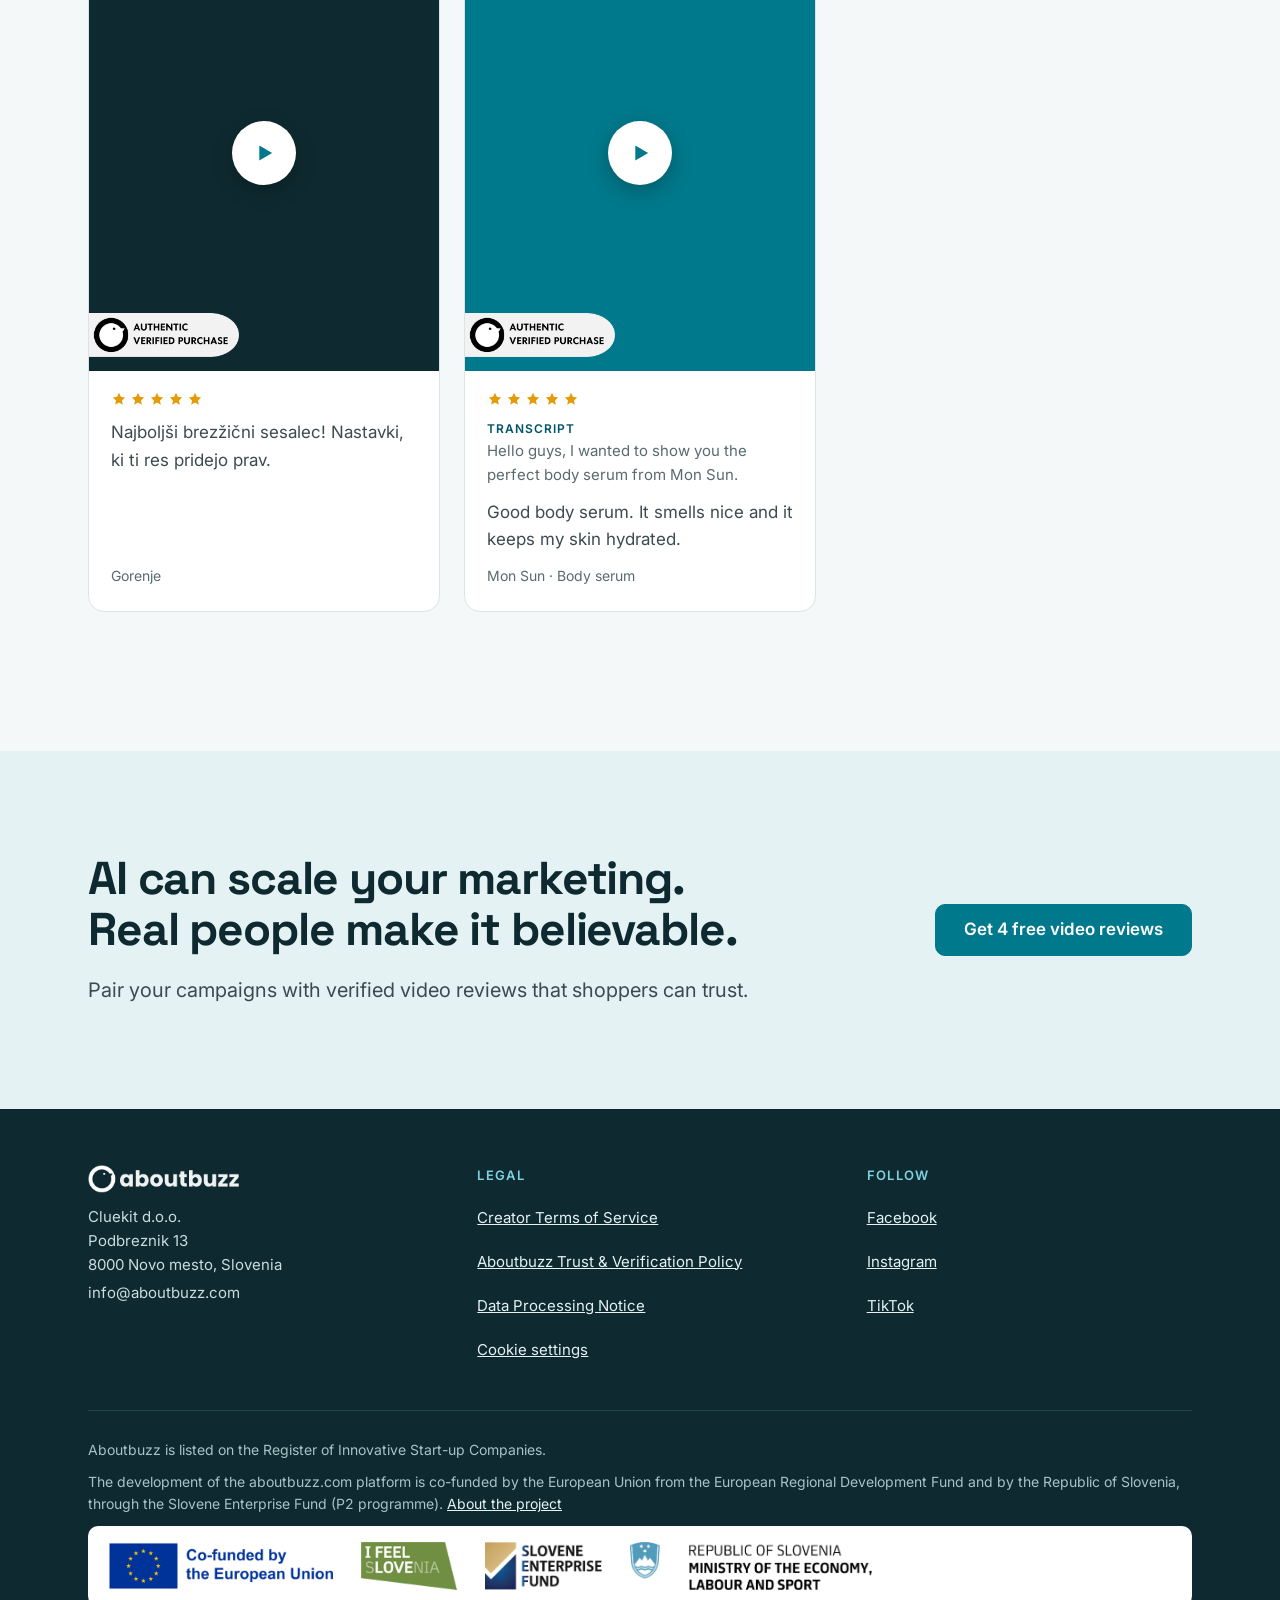
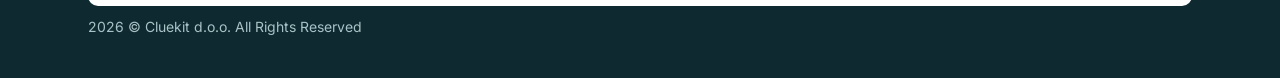
<file: video-reviews/index.html>
<!doctype html>
<html lang="en">
<head>
<meta charset="utf-8">
<meta name="viewport" content="width=device-width, initial-scale=1, viewport-fit=cover">
<meta name="claude:viewport-fit-sides" content="cover">
<title>Video reviews — aboutbuzz</title>
<meta name="description" content="Browse verified video reviews collected by aboutbuzz, filtered by category and language.">
<meta property="og:title" content="Video reviews — aboutbuzz">
<meta property="og:description" content="Browse verified video reviews collected by aboutbuzz, filtered by category and language.">
<meta property="og:type" content="website">
<meta property="og:url" content="https://aboutbuzz.com/video-reviews/">
<meta property="og:image" content="https://aboutbuzz.com/assets/img/og-image.png">
<meta property="og:image:width" content="1200">
<meta property="og:image:height" content="630">
<meta name="twitter:card" content="summary_large_image">
<link rel="canonical" href="https://aboutbuzz.com/video-reviews/">
<link rel="icon" type="image/png" href="/assets/img/favicon.png">
<link rel="apple-touch-icon" href="/assets/img/apple-touch-icon.png">
<link rel="preconnect" href="https://fonts.googleapis.com">
<link rel="preconnect" href="https://fonts.gstatic.com" crossorigin>
<link rel="stylesheet" href="https://fonts.googleapis.com/css2?family=Inter:wght@400;500;600&family=Space+Grotesk:wght@500;600;700&display=swap">
<link rel="stylesheet" href="/assets/css/style.css?v=202611271414">
</head>
<body>
<a class="skip" href="#main">Skip to content</a>
<header class="site-header">
<div class="wrap">
<a class="logo" href="/"><img src="/assets/img/logo.png" alt="aboutbuzz" width="173" height="32"></a>
<button class="nav-toggle" type="button" aria-expanded="false" aria-controls="site-nav" aria-label="Open menu"><svg width="22" height="22" viewBox="0 0 24 24" fill="none" stroke="currentColor" stroke-width="2.2" stroke-linecap="round" aria-hidden="true"><path d="M4 7h16M4 12h16M4 17h16"/></svg></button>
<nav class="nav" id="site-nav" aria-label="Main">
<a href="/pricing/">Pricing</a>
<a href="/howitworks/">How it works</a>
<a href="/about/">About us</a>
<a href="/video-reviews/" aria-current="page">Video reviews</a>
<a class="nav-login" href="https://upload.aboutbuzz.com" data-link="login">Log in</a>
<a class="nav-cta" href="https://upload.aboutbuzz.com" data-link="becomeTester">Become our tester</a>
</nav>
</div>
</header>
<main id="main">
<section class="hero" style="padding-bottom:32px">
<div class="wrap"><div class="hero-copy">
<div class="eyebrow">Video reviews</div>
<h1>Explore authentic reviews we've collected</h1>
<p class="lead">Real, unscripted videos from real people. Filter by category or language.</p>
</div></div>
</section>

<section class="band" style="padding-top:0">
<div class="wrap">
<div class="filters">
<div class="field" style="max-width:460px"><label for="q-search" class="filter-label">Search content</label><input class="input" id="q-search" type="search" placeholder="Search by brand or text"></div>
<div class="stack" style="gap:10px"><div class="filter-label" id="cat-label">Category</div><div class="chips" id="cat-chips" role="group" aria-labelledby="cat-label"></div></div>
<div class="stack" style="gap:10px"><div class="filter-label" id="lang-label">Language</div><div class="chips" id="lang-chips" role="group" aria-labelledby="lang-label"></div></div>
</div>
<p class="note" id="reviews-count" aria-live="polite" style="margin-bottom:20px">Loading reviews…</p>
<div class="empty" id="reviews-empty" hidden><h3>No reviews match these filters</h3><p style="margin-top:8px">Try another category or language, or clear the search.</p></div>
<div class="grid grid--3" id="reviews-grid"></div>
<div class="load-more"><button type="button" class="btn btn--ghost" id="load-more" hidden>Load more video reviews</button></div>
</div>
</section>

<section class="band band--soft cta-band">
<div class="wrap">
<div class="stack"><h2>AI can scale your marketing. Real people make it believable.</h2><p class="lead">Pair your campaigns with verified video reviews that shoppers can trust.</p></div>
<a class="btn btn--primary" href="https://upload.aboutbuzz.com" data-link="freeSignup">Get 4 free video reviews</a>
</div>
</section>
</main>
<footer class="site-footer">
<div class="wrap">
<div class="foot-cols">
<div class="foot-col">
<div class="logo"><img src="/assets/img/logo-white.png" alt="aboutbuzz" width="152" height="28"></div>
<div>Cluekit d.o.o.<br>Podbreznik 13<br>8000 Novo mesto, Slovenia</div>
<div>info@aboutbuzz.com</div>
</div>
<div class="foot-col">
<div class="foot-label">Legal</div>
<a href="https://aboutbuzz.com/wp-content/uploads/2026/04/Creator-Terms-of-Service.pdf">Creator Terms of Service</a>
<a href="https://aboutbuzz.com/wp-content/uploads/2026/04/Aboutbuzz-Trust-Verification-Policy.pdf">Aboutbuzz Trust &amp; Verification Policy</a>
<a href="https://aboutbuzz.com/wp-content/uploads/2026/04/Data-Processing-Notice.pdf">Data Processing Notice</a>
<button type="button" class="linklike" data-cookie-settings>Cookie settings</button>
</div>
<div class="foot-col">
<div class="foot-label">Follow</div>
<a href="https://www.facebook.com/aboutbuzz">Facebook</a>
<a href="https://www.instagram.com/aboutbuzz_reviews">Instagram</a>
<a href="https://www.tiktok.com/@aboutbuzz_reviews">TikTok</a>
</div>
</div>
<div class="foot-legal">
<div>Aboutbuzz is listed on the Register of Innovative Start-up Companies.</div>
<div>The development of the aboutbuzz.com platform is co-funded by the European Union from the European Regional Development Fund and by the Republic of Slovenia, through the Slovene Enterprise Fund (P2 programme). <a href="/eu-funding/" style="color:var(--foot-link)">About the project</a></div>
<a class="funding-wrap" href="/eu-funding/" aria-label="About our EU co-funded project"><div class="funding">
<span class="funding-eu"><img src="/assets/img/eu-cofunded.png" alt="Co-funded by the European Union" width="562" height="120"></span>
<img src="/assets/img/ifeel-slovenia.png" alt="I feel Slovenia" width="240" height="120">
<img src="/assets/img/logo-sps.png" alt="Slovene Enterprise Fund" width="262" height="107">
<img src="/assets/img/logo-mgts.png" alt="Republic of Slovenia, Ministry of the Economy, Labour and Sport" width="533" height="106">
</div></a>
<div>2026 © Cluekit d.o.o. All Rights Reserved</div>
</div>
</div>
</footer>
<script src="/assets/js/config.js?v=202611271414"></script>
<script src="/assets/js/site.js?v=202611271414"></script>
<script src="/assets/js/consent.js?v=202611271414"></script>
</body>
</html>
</file>
<file: assets/css/style.css>
/* aboutbuzz.com — glavni slog
   Postavitev: osrednji stolpec 1200px, barvni pasovi čez celo širino, kartice samo kjer ločijo vsebino. */
:root{
  --teal:#01798C;        /* primarna barva znamke */
  --teal-dark:#015566;
  --teal-soft:#E4F2F4;
  --ink:#0E2A30;         /* naslovi, temni pasovi */
  --text:#3E4A4D;
  --muted:#5A6A6E;
  --line:#D9E4E6;
  --line-strong:#B9CDD1;
  --bg:#F5F8F8;
  --white:#FFFFFF;
  --star:#E39B0B;
  --foot-text:#C9DCDF;
  --foot-link:#E4F2F4;
  --foot-label:#7FD3E0;
  --foot-small:#A9C2C7;
  --foot-line:#24464D;
  --display:'Space Grotesk','Inter',system-ui,sans-serif;
  --body:'Inter',system-ui,-apple-system,'Segoe UI',sans-serif;
  --radius:16px;
  --radius-sm:10px;
  color-scheme:light;
}
*,*::before,*::after{box-sizing:border-box}
html{scroll-behavior:smooth}
@media (prefers-reduced-motion:reduce){html{scroll-behavior:auto}*{transition:none!important}}
body{margin:0;background:var(--bg);color:var(--text);font-family:var(--body);font-size:17px;line-height:1.6;-webkit-font-smoothing:antialiased}
img{max-width:100%;display:block}
a{color:var(--teal)}a:hover{color:var(--teal-dark)}
:focus-visible{outline:3px solid var(--teal);outline-offset:2px}
h1,h2,h3{font-family:var(--display);color:var(--ink);margin:0;text-wrap:balance}
h1{font-weight:700;font-size:clamp(36px,5vw,62px);line-height:1.05;letter-spacing:-0.03em}
h2{font-weight:700;font-size:clamp(30px,3.8vw,46px);line-height:1.1;letter-spacing:-0.025em}
h3{font-weight:600;font-size:22px;line-height:1.25}
p{margin:0}
.skip{position:absolute;left:-9999px;top:8px;background:var(--white);padding:10px 16px;border-radius:8px;z-index:100}
.skip:focus{left:16px}

/* ovoj in pasovi */
.wrap{max-width:1200px;margin:0 auto;padding-left:max(clamp(16px,5vw,48px),env(safe-area-inset-left,0px));padding-right:max(clamp(16px,5vw,48px),env(safe-area-inset-right,0px))}
.band{padding-block:clamp(56px,8vw,104px)}
.band--white{background:var(--white)}
.band--soft{background:var(--teal-soft)}
.band--dark{background:var(--ink);color:var(--foot-text)}
.band--dark h2,.band--dark h3{color:var(--white)}
.stack{display:flex;flex-direction:column;gap:20px}
.section-head{display:flex;flex-direction:column;gap:16px;max-width:44em;margin-bottom:clamp(32px,4vw,56px)}
.section-head p{font-size:18px}
.eyebrow{font-size:13px;font-weight:600;letter-spacing:0.1em;text-transform:uppercase;color:var(--teal)}
.band--dark .eyebrow{color:var(--foot-label)}
.lead{font-size:clamp(18px,1.6vw,20px);max-width:36em}
.note{font-size:14px;color:var(--muted)}

/* gumbi */
.btn{display:inline-flex;align-items:center;justify-content:center;gap:8px;min-height:52px;padding-inline:28px;border-radius:var(--radius-sm);font:inherit;font-weight:600;font-size:17px;text-decoration:none;cursor:pointer;border:1.5px solid var(--teal);transition:background .15s,color .15s}
.btn--primary{background:var(--teal);color:var(--white)}
.btn--primary:hover{background:var(--teal-dark);border-color:var(--teal-dark);color:var(--white)}
.btn--ghost{background:var(--white);color:var(--teal)}
.btn--ghost:hover{background:var(--teal-soft);color:var(--teal-dark)}
.btn--light{background:var(--white);color:var(--ink);border-color:var(--white)}
.btn--light:hover{background:var(--teal-soft);color:var(--ink)}
.btn-row{display:flex;flex-wrap:wrap;gap:12px}

/* glava */
.site-header{background:var(--white);border-bottom:1px solid var(--line);position:sticky;top:env(safe-area-inset-top,0px);z-index:20}
body::before{content:"";position:fixed;inset:0 0 auto;height:env(safe-area-inset-top,0px);z-index:21;background:var(--white)}
.site-header .wrap{display:flex;align-items:center;justify-content:space-between;gap:16px 32px;padding-block:12px}
.logo{display:inline-flex;align-items:center;min-height:44px;text-decoration:none}
.logo img{height:32px;width:auto}
.nav{display:flex;align-items:center;gap:4px 28px;font-size:16px;font-weight:500}
.nav a{color:var(--text);text-decoration:none;padding-block:10px}
.nav a:hover{color:var(--teal)}
.nav a[aria-current="page"]{color:var(--teal);box-shadow:inset 0 -2px 0 var(--teal)}
.nav .nav-cta{display:inline-flex;align-items:center;min-height:44px;padding:0 20px;border:1.5px solid var(--teal);border-radius:var(--radius-sm);color:var(--teal);font-weight:600}
.nav .nav-login{font-weight:600}
.nav-toggle{display:none;min-width:44px;min-height:44px;border:1.5px solid var(--line-strong);border-radius:var(--radius-sm);background:var(--white);color:var(--ink);cursor:pointer;align-items:center;justify-content:center}
@media (max-width:900px){
  .nav-toggle{display:inline-flex}
  .nav{display:none;position:absolute;left:0;right:0;top:100%;background:var(--white);border-bottom:1px solid var(--line);flex-direction:column;align-items:stretch;gap:0;padding:8px max(16px,env(safe-area-inset-right,0px)) 20px max(16px,env(safe-area-inset-left,0px))}
  .nav.is-open{display:flex}
  .nav a{padding:14px 0;border-bottom:1px solid var(--line)}
  .nav a[aria-current="page"]{box-shadow:none}
  .nav .nav-cta{margin-top:12px;justify-content:center;border-bottom:1.5px solid var(--teal)}
}

/* hero */
.hero{padding-block:clamp(48px,7vw,96px)}
.hero .wrap{display:flex;flex-wrap:wrap;align-items:center;gap:48px 64px}
.hero-copy{flex:1 1 480px;min-width:0;display:flex;flex-direction:column;gap:24px;align-items:flex-start}
.hero-visual{flex:1 1 380px;min-width:0;display:flex;gap:20px;justify-content:center}
.checks{list-style:none;margin:0;padding:0;display:flex;flex-direction:column;gap:10px;font-size:16px}
.checks li{display:flex;align-items:flex-start;gap:10px}
.checks svg{flex:none;margin-top:3px}

/* video kartica / predvajalnik */
.player{position:relative;aspect-ratio:9/16;max-width:100%;border-radius:var(--radius);overflow:hidden;background:var(--ink);color:var(--white)}
.player--a{width:min(46%,240px);background:linear-gradient(160deg,#015566,#0E2A30)}
.player--b{width:min(46%,240px);margin-top:48px;background:linear-gradient(160deg,#01798C,#015566)}
.player video,.player img:not(.badge-img){position:absolute;inset:0;width:100%;height:100%;object-fit:cover}
.badge{position:absolute;left:12px;top:12px;display:inline-flex;align-items:center;gap:6px;background:var(--white);color:var(--ink);border-radius:999px;padding:6px 12px 6px 9px;font-size:12px;font-weight:600;line-height:1.2;z-index:2}
.play{position:absolute;left:50%;top:50%;transform:translate(-50%,-50%);width:64px;height:64px;border-radius:50%;background:var(--white);display:flex;align-items:center;justify-content:center;z-index:2;border:0;cursor:pointer}
.player .stars{position:absolute;left:14px;top:14px;z-index:2}
/* uradni EU registrirani znački – vedno spodaj levo na videu, kot na aboutbuzz.com */
.player .badge-img{position:absolute;left:0;bottom:14px;width:62%;max-width:240px;height:auto;z-index:3;pointer-events:none}
.trust-badge{width:260px;max-width:100%;height:auto}
.stars{display:flex;gap:3px}

/* številka +46 */
.stat-band .wrap{display:flex;flex-wrap:wrap;align-items:center;gap:32px 64px}
.big-number{font-family:var(--display);font-weight:700;font-size:clamp(88px,13vw,168px);line-height:.9;letter-spacing:-0.05em;color:var(--white)}
.stat-band .stack{flex:1 1 420px;min-width:0}
.stat-band h2{font-size:clamp(26px,3vw,36px)}

/* mreže */
.grid{display:grid;gap:24px}
.grid--3{grid-template-columns:repeat(auto-fit,minmax(280px,1fr))}
.grid--4{grid-template-columns:repeat(auto-fit,minmax(240px,1fr))}
.card{background:var(--white);border:1px solid var(--line);border-radius:var(--radius);padding:clamp(22px,2.6vw,32px);display:flex;flex-direction:column;gap:14px;min-width:0}
.icon-tile{width:52px;height:52px;border-radius:12px;background:var(--teal-soft);display:flex;align-items:center;justify-content:center}
.step-num{width:44px;height:44px;border-radius:50%;background:var(--teal);color:var(--white);font-family:var(--display);font-weight:700;font-size:20px;display:flex;align-items:center;justify-content:center}

/* ocene */
.review{background:var(--white);border:1px solid var(--line);border-radius:var(--radius);overflow:hidden;display:flex;flex-direction:column;min-width:0}
.review .player{aspect-ratio:4/5;border-radius:0}
.review-body{padding:20px 22px 24px;display:flex;flex-direction:column;gap:12px;flex:1}
.review-meta{display:flex;align-items:center;justify-content:space-between;gap:12px;font-size:13px;color:var(--muted)}
.review-brand{margin-top:auto;font-size:14px;color:var(--muted)}
.review-label{font-size:12px;font-weight:600;letter-spacing:0.08em;text-transform:uppercase;color:var(--teal-dark)}

/* trust značke */
.trust{display:grid;grid-template-columns:repeat(auto-fit,minmax(300px,1fr));gap:24px}
.trust .card{background:transparent;border-color:var(--foot-line);color:var(--foot-text)}
.trust .pill{align-self:flex-start;display:inline-flex;align-items:center;gap:8px;background:var(--white);color:var(--ink);border-radius:999px;padding:8px 16px 8px 12px;font-weight:600;font-size:15px}

/* številke */
.numbers{display:grid;grid-template-columns:repeat(auto-fit,minmax(200px,1fr));gap:32px;border-top:1px solid var(--line);padding-top:40px}
.numbers .n{font-family:var(--display);font-weight:700;font-size:clamp(48px,6vw,72px);line-height:1;letter-spacing:-0.04em;color:var(--teal);font-variant-numeric:tabular-nums}
.numbers .l{font-size:16px;color:var(--ink);margin-top:8px}

/* FAQ */
.faq{display:flex;flex-direction:column;border-top:1px solid var(--line);max-width:860px}
.faq details{border-bottom:1px solid var(--line)}
.faq summary{list-style:none;cursor:pointer;display:flex;align-items:center;justify-content:space-between;gap:16px;padding:22px 0;font-family:var(--display);font-weight:600;font-size:20px;color:var(--ink);min-height:44px}
.faq summary::-webkit-details-marker{display:none}
.faq summary::after{content:"+";font-size:28px;font-weight:400;color:var(--teal);flex:none;line-height:1}
.faq details[open] summary::after{content:"−"}
.faq details p{padding:0 0 24px;max-width:46em}

/* CTA pas */
.cta-band .wrap{display:flex;flex-wrap:wrap;align-items:center;justify-content:space-between;gap:28px 48px}
.cta-band .stack{flex:1 1 420px;min-width:0}

/* cenik */
.plans{display:grid;grid-template-columns:repeat(auto-fit,minmax(250px,1fr));gap:20px;align-items:stretch}
.plan{background:var(--white);border:1px solid var(--line);border-radius:var(--radius);padding:28px 24px;display:flex;flex-direction:column;gap:18px;min-width:0}
.plan--featured{border:2px solid var(--teal);box-shadow:0 12px 32px -18px rgba(1,85,102,.45)}
.plan-tag{font-size:13px;font-weight:600;letter-spacing:0.06em;text-transform:uppercase;color:var(--teal-dark)}
.price{font-family:var(--display);font-weight:700;font-size:44px;line-height:1;letter-spacing:-0.03em;color:var(--ink);font-variant-numeric:tabular-nums}
.price small{font-family:var(--body);font-size:16px;font-weight:500;color:var(--muted);letter-spacing:0;margin-left:4px}
.plan ul{list-style:none;margin:0;padding:0;display:flex;flex-direction:column;gap:10px;font-size:15.5px;flex:1}
.plan li{display:flex;gap:10px;align-items:flex-start}
.plan li svg{flex:none;margin-top:4px}
.plan .btn{width:100%}
.included{display:grid;grid-template-columns:repeat(auto-fit,minmax(240px,1fr));gap:32px}
.included ul{margin:12px 0 0;padding-left:20px;display:flex;flex-direction:column;gap:6px;font-size:16px}
.chips{display:flex;flex-wrap:wrap;gap:12px}
.chip-static{display:inline-flex;align-items:center;gap:8px;background:var(--white);border:1px solid var(--line);border-radius:999px;padding:10px 16px;font-size:15px;font-weight:500;color:var(--ink)}

/* filtri video ocen */
.filters{background:var(--white);border:1px solid var(--line);border-radius:var(--radius);padding:clamp(18px,2.5vw,28px);display:flex;flex-direction:column;gap:22px;margin-bottom:32px}
.filter-label{font-size:13px;font-weight:600;letter-spacing:0.08em;text-transform:uppercase;color:var(--teal-dark)}
.chip{min-height:44px;padding-inline:18px;border-radius:999px;font:inherit;font-size:15px;font-weight:500;cursor:pointer;background:var(--white);color:var(--ink);border:1.5px solid var(--line-strong)}
.chip[aria-pressed="true"]{background:var(--teal);color:var(--white);border-color:var(--teal)}
.empty{background:var(--white);border:1px dashed var(--line-strong);border-radius:var(--radius);padding:40px 24px;text-align:center}

/* obrazci */
.field{display:flex;flex-direction:column;gap:6px}
.field label{font-size:15px;font-weight:600;color:var(--ink)}
.field .opt{color:var(--muted);font-weight:400}
.input{width:100%;min-height:48px;padding:10px 14px;border:1.5px solid var(--line-strong);border-radius:var(--radius-sm);font:inherit;font-size:16px;color:var(--ink);background:var(--white)}
textarea.input{resize:vertical;min-height:132px}
.hp{position:absolute;left:-9999px;width:1px;height:1px;overflow:hidden}
.form-status{font-size:15px;padding:12px 14px;border-radius:var(--radius-sm)}
.form-status--ok{background:var(--teal-soft);color:var(--ink)}
.form-status--err{background:#FCEBEA;color:#8A1F17}

/* ekipa */
.avatar{width:88px;height:88px;border-radius:50%;background:var(--teal-soft);color:var(--teal-dark);display:flex;align-items:center;justify-content:center;font-family:var(--display);font-weight:700;font-size:30px;overflow:hidden}
.avatar--lead{background:var(--teal);color:var(--white)}
.role{font-size:15px;font-weight:600;color:var(--teal)}

/* noga */
.site-footer{background:var(--ink);color:var(--foot-text);font-size:15px}
.site-footer .wrap{padding-block:56px 40px;display:flex;flex-direction:column;gap:40px}
.foot-cols{display:flex;flex-wrap:wrap;gap:40px 64px;justify-content:space-between}
.foot-col{flex:1 1 220px;min-width:0;display:flex;flex-direction:column;gap:4px}
.foot-col .logo{margin-bottom:8px;min-height:0}
.foot-col .logo img{height:28px}
.foot-label{font-size:13px;font-weight:600;letter-spacing:0.1em;text-transform:uppercase;color:var(--foot-label);margin-bottom:8px}
.foot-col a{color:var(--foot-link);display:inline-flex;align-items:center;min-height:40px}
.foot-legal{border-top:1px solid var(--foot-line);padding-top:28px;display:flex;flex-direction:column;gap:10px;font-size:14px;color:var(--foot-small)}
.funders{display:flex;flex-wrap:wrap;gap:16px 28px;align-items:center}
.funders img{height:44px;width:auto;background:var(--white);border-radius:6px;padding:6px 10px}

.split{display:flex;flex-wrap:wrap;gap:40px 72px}
.split > *{flex:1 1 400px;min-width:0}
.compare .card h3{font-size:20px}
.compare .card--us{border:2px solid var(--teal)}
.player video ~ .badge-img{bottom:56px}
/* značka: majhna, vedno vidna, ne glede na vrstni red pravil */
.player img.badge-img{position:absolute;inset:auto auto 14px 0;width:46%;max-width:150px;min-width:110px;height:auto;object-fit:contain;z-index:3;pointer-events:none}
.player video ~ img.badge-img{bottom:56px}
[hidden]{display:none!important}
.player .poster{background:var(--ink)}
.player .stars{filter:drop-shadow(0 1px 2px rgba(0,0,0,.55))}
.player .play{box-shadow:0 6px 20px rgba(0,0,0,.25)}
.player .play:hover{transform:translate(-50%,-50%) scale(1.06)}
/* oznaka jezika na videu */
.player .lang-chip{position:absolute;right:12px;top:12px;z-index:3;display:inline-flex;align-items:center;gap:6px;background:rgba(14,42,48,.82);color:#fff;border-radius:999px;padding:5px 11px;font-size:12px;font-weight:600;letter-spacing:.02em;line-height:1.2}
.player .lang-chip::before{content:"";width:12px;height:12px;background:url("data:image/svg+xml,%3Csvg xmlns='http://www.w3.org/2000/svg' viewBox='0 0 24 24' fill='none' stroke='white' stroke-width='2.2'%3E%3Ccircle cx='12' cy='12' r='9'/%3E%3Cpath d='M3 12h18M12 3c2.5 2.7 3.8 5.7 3.8 9s-1.3 6.3-3.8 9c-2.5-2.7-3.8-5.7-3.8-9S9.5 5.7 12 3z'/%3E%3C/svg%3E") center/contain no-repeat}
.player .lang-chip{left:12px;right:auto}
.player:has(.lang-chip) .stars{top:46px}
.load-more{display:flex;justify-content:center;margin-top:36px}
/* obvestilo o piškotkih */
.consent{position:fixed;left:0;right:0;bottom:0;z-index:50;background:var(--white);border-top:1px solid var(--line);box-shadow:0 -10px 30px -18px rgba(14,42,48,.35);padding-bottom:env(safe-area-inset-bottom,0px)}
.consent-inner{max-width:1200px;margin:0 auto;padding:18px max(16px,env(safe-area-inset-right,0px)) 18px max(16px,env(safe-area-inset-left,0px));display:flex;flex-wrap:wrap;align-items:center;gap:16px 32px}
.consent-text{flex:1 1 420px;min-width:0;display:flex;flex-direction:column;gap:8px;font-size:15px}
.consent-text h2{font-size:18px;letter-spacing:0}
.consent-options{display:flex;flex-wrap:wrap;gap:8px 24px;margin-top:4px}
.consent-options label{display:inline-flex;align-items:center;gap:8px;min-height:44px;font-weight:600;color:var(--ink)}
.consent-options input{width:20px;height:20px;accent-color:var(--teal)}
.consent-options span{font-weight:400;color:var(--muted);font-size:14px}
.consent-actions{display:flex;flex-wrap:wrap;gap:10px}
.consent-actions .btn{min-height:46px;padding-inline:20px;font-size:15px}
.foot-col button.linklike{background:none;border:0;padding:0;font:inherit;color:var(--foot-link);text-decoration:underline;cursor:pointer;min-height:40px;text-align:left}
/* logotipi sofinancerjev v nogi */
.funders{display:block;background:#fff;border-radius:10px;padding:14px 18px;max-width:680px}
.funders img{display:block;width:100%;height:auto;background:none;padding:0;border-radius:0}
/* cenik: "Check your brand first" */
.brand-check{display:flex;flex-wrap:wrap;gap:32px 56px;align-items:flex-start;background:var(--teal-soft);border-radius:var(--radius);padding:clamp(22px,4vw,48px)}
.brand-check-intro{flex:1 1 320px;min-width:0}
.brand-check-intro h2{font-size:clamp(26px,3vw,36px)}
.brand-check-form{flex:1.3 1 420px;min-width:0;gap:18px}
.field-row{display:grid;grid-template-columns:repeat(auto-fit,minmax(200px,1fr));gap:18px}
select.input{appearance:auto}
.plan-check{font-size:14px;font-weight:600;text-align:center;margin-top:-6px}
/* obvezni elementi označevanja EU (emblem + I feel Slovenia + partnerji), enaka višina */
.funding{display:flex;flex-wrap:wrap;align-items:center;gap:18px 28px;background:#fff;border-radius:10px;padding:16px 20px}
.funding img{height:48px;width:auto;display:block}
.funding-eu{display:inline-flex}
.funding-wrap{display:inline-block;max-width:100%;text-decoration:none}
@media (max-width:520px){.funding img{height:40px}}
</file>
